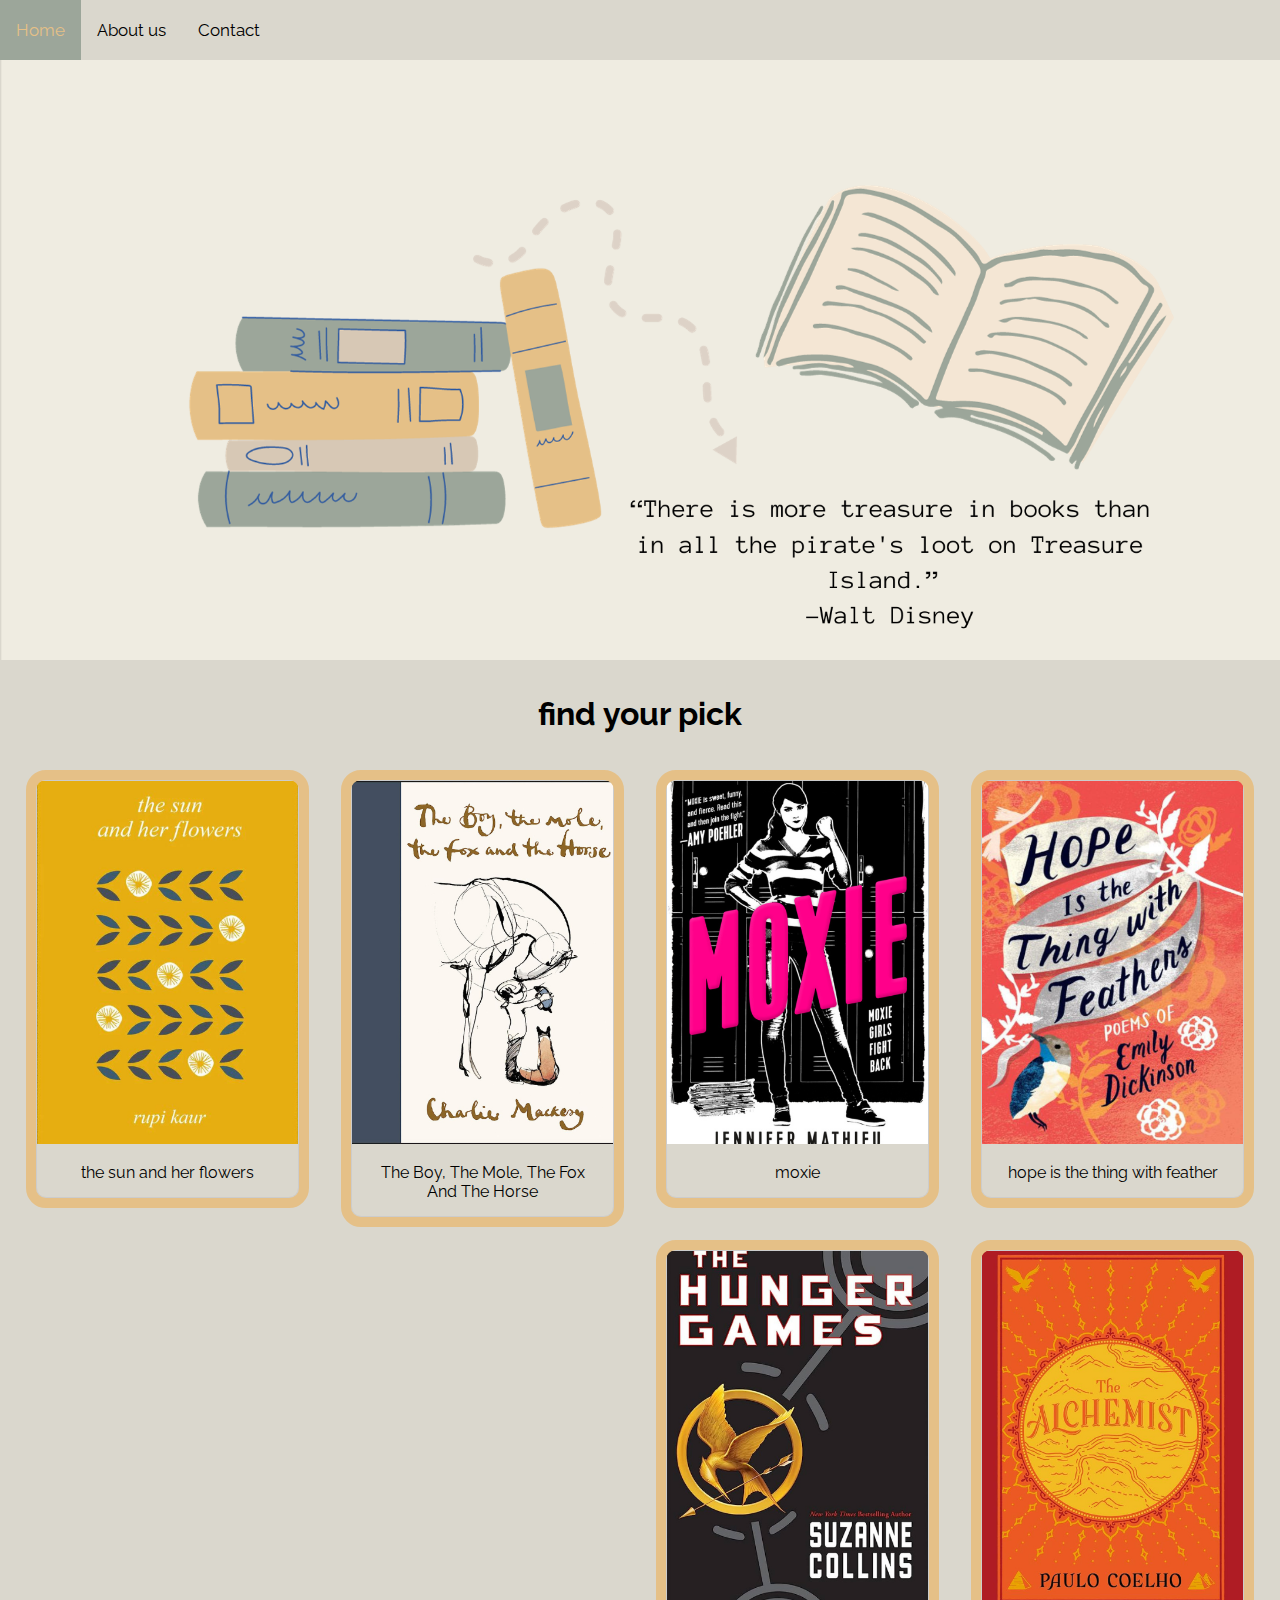
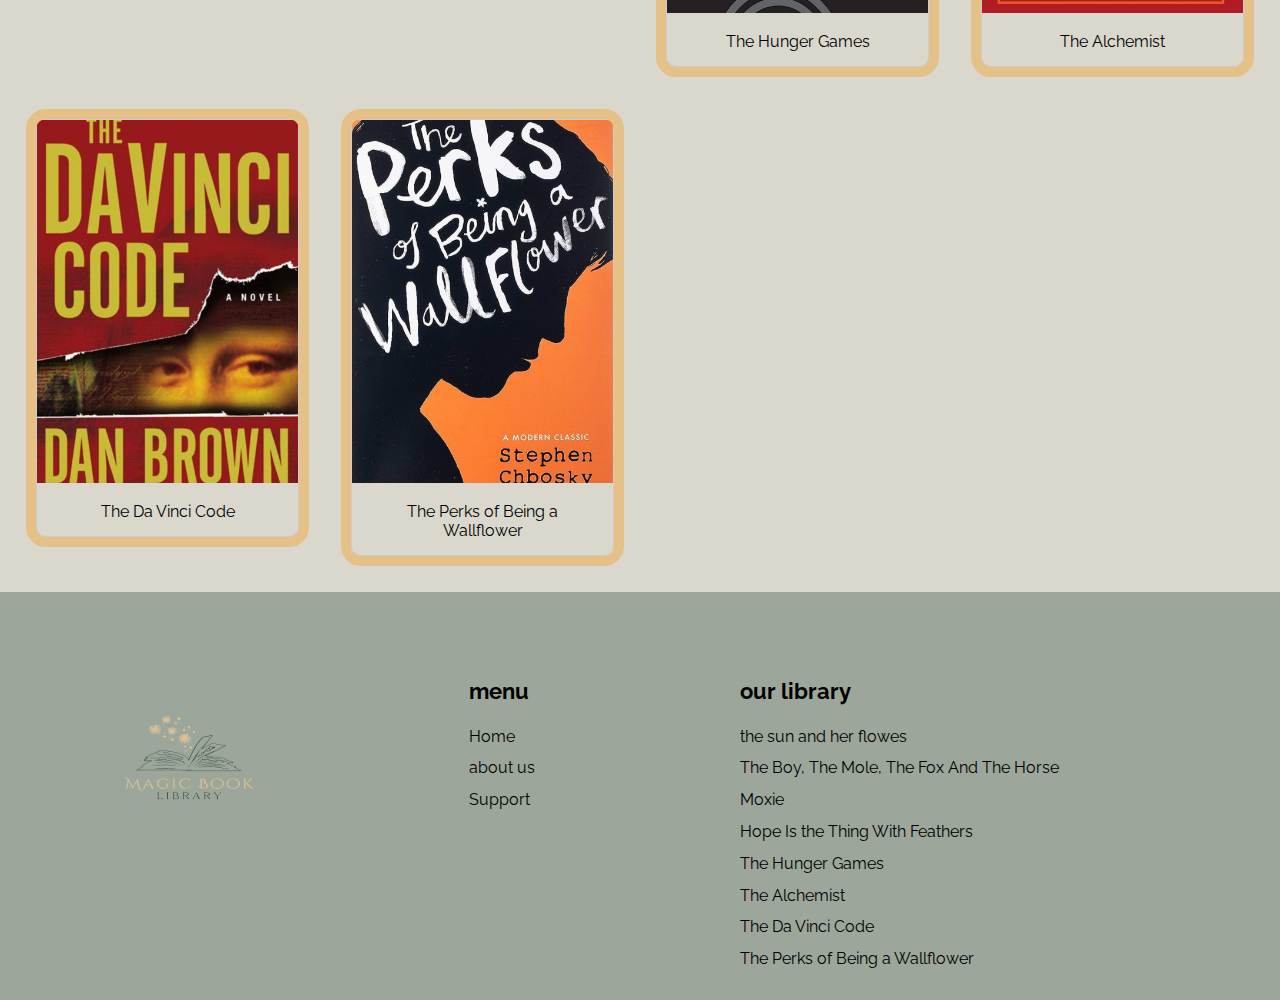
<file: index.html>
<!DOCTYPE html>
<html>

    <head>
      <title>our library</title>
      <meta name="viewport" content="width=device-width, initial-scale=1.0">
       <link rel="stylesheet" href="style.css">
       <link rel="stylesheet" href="https://cdnjs.cloudflare.com/ajax/libs/font-awesome/4.7.0/css/font-awesome.min.css">
       

       <style>

        /*responsive images */
.responsive {
  width: 100%;
  height: auto;
  background-size: contain;

}

        /*image gallary */

       div.gallery {

  border: 1px solid #ccc;
  outline: #E5C087 solid 10px;
  margin: 20px;
  margin-bottom: 20px; 
  border-radius: 10px 10px 10px;
  
}

div.gallery:hover {
  border: 1px solid #777;
}

div.gallery img {
  width: 50%;
  height: auto;
}

div.desc {
  padding: 15px;
  text-align: center;
}

* {
  box-sizing: border-box;
}

.responsive {
  padding: 6px;
  float: left;
  width: 25%;
}

@media only screen and (max-width: 700px) {
  .responsive {
    width: 50%;
    margin: 6px 0;
  }
}

@media only screen and (max-width: 500px) {
  .responsive {
    width: 100%;
  }
}

.clearfix:after {
  content: "";
  display: table;
  clear: both;
}


        </style>

    </head>

    <body>

  
      <!--navbar-->
      <div class="topnav" id="myTopnav">
        
        <a href="index.html" >Home</a>
        <a href="about us.html">About us</a>
        <a href="contact us.html">Contact</a>
        <a href="javascript:void(0);" class="icon" onclick="myFunction()">
          <i class="fa fa-bars"></i>
        </a>
      </div>


      <!--header image-->
      <img class=".responsive" src="Capture.PNG" alt="background" style="width:100%;">

      <!--home page content-->
<section>
  <article>
    <h1 style="text-align: center;">find your pick </h1>
<!--books covers -->
<div class="responsive">
  <div class="gallery">
    <a target="_self" href="the sun and her flowers .html">
      <img src="5.png" alt="ab" style="width:100%;">
    </a>
    <div class="desc">the sun and her flowers
      </div>
  </div>
</div>


<div class="responsive">
  <div class="gallery">
    <a target="_self" href="The Boy, The Mole, The Fox And The Horse.html">
      <img src="6.png" alt="ab" style="width:100%;">
    </a>
    <div class="desc">The Boy, The Mole, The Fox 
      And The Horse
      </div>
  </div>
</div>



<div class="responsive">
  <div class="gallery">
    <a target="_self" href="Moxie.html">
      <img src="7.png" alt="ab" style="width:100%;">
    </a>
    <div class="desc">moxie
      </div>
  </div>
</div>



<div class="responsive">
  <div class="gallery">
    <a target="_self" href="Hope Is the Thing With Feathers.html">
      <img src="8.png" alt="ab" style="width:100%;">
    </a>
    <div class="desc">hope is the thing with feather
      </div>
  </div>
</div>


<div class="responsive">
  <div class="gallery">
    <a target="_self" href="The Hunger Games.html">
      <img src="4.png" alt="ab" style="width:100%;">
    </a>
    <div class="desc">The Hunger Games
      </div>
  </div>
</div>


<div class="responsive">
  <div class="gallery">
    <a target="_self" href="The Alchemist.html">
      <img src="3.png" alt="ab" style="width:100%;">
    </a>
    <div class="desc">The Alchemist
      </div>
  </div>
</div>



<div class="responsive">
  <div class="gallery">
    <a target="_self" href="The Da Vinci Code.html">
      <img src="2.png" alt="ab" style="width:100%;">
    </a>
    <div class="desc">The Da Vinci Code
      </div>
  </div>
</div>


<div class="responsive">
  <div class="gallery">
    <a target="_self" href="The Perks of Being a Wallflower.html">
      <img src="1.png" alt="ab" style="width:100%;">
    </a>
    <div class="desc">The Perks of Being a Wallflower</div>
  </div>
</div>
</article>
</section>



<!--footer-->
<footer>
  <div class="row primary">
  </div>
  
  <div class="row copyright">
   <div class="row primary">
    <div class="column about">
      <img src="Library__1_-removebg-preview.png" height="200" width="250">
    </div>
  
    <div class="column link">
      <h3>menu</h3>
      <ul>
        <li><a href="index.html">Home</a></li>
        <li><a href="about us.html">about us</a></li>
        <li><a href="contact us.html">Support</a></li>
      </ul>
      </div>
      <div class="column link">
        <h3>our library</h3>
      <ul>
        <li><a style="text-decoration: none;" href="the sun and her flowers .html">the sun and her flowes</a></li>
        <li><a style="text-decoration: none;" href="The Boy, The Mole, The Fox And The Horse.html">The Boy, The Mole, The Fox And The Horse</a></li>
        <li><a style="text-decoration: none;" href="Moxie.html">Moxie</a></li>
        <li><a style="text-decoration: none;" href="Hope Is the Thing With Feathers.html">Hope Is the Thing With Feathers</a></li>
        <li><a style="text-decoration: none;" href="The Hunger Games.html">The Hunger Games</a></li>
        <li><a style="text-decoration: none;" href="The Alchemist.html">The Alchemist</a></li>
        <li><a style="text-decoration: none;" href="The Da Vinci Code.html">The Da Vinci Code</a></li>
        <li><a style="text-decoration: none;" href="The Perks of Being a Wallflower.html">The Perks of Being a Wallflower</a></li>
      </ul>
    </div>

</footer>

<script>
  function myFunction() {
    var x = document.getElementById("myTopnav");
    if (x.className === "topnav") {
      x.className += " responsive";
    } else {
      x.className = "topnav";
    }
  }
  </script>

    </body>
</html>
</file>
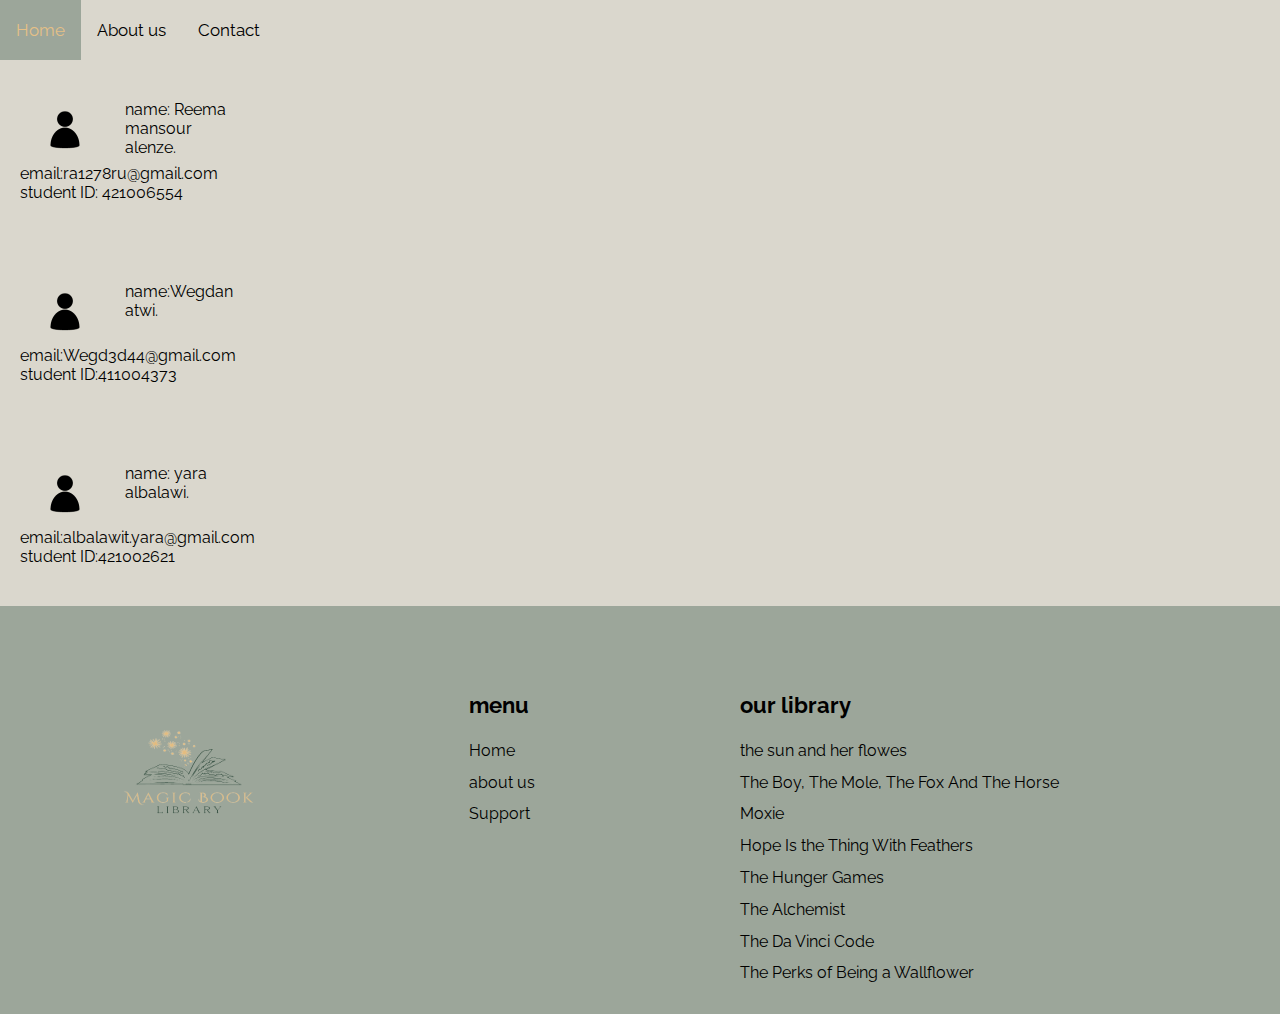
<file: about us.html>
<!DOCTYPE html>
<html>
    <head>
      <title>about us</title>
      <meta name="viewport" content="width=device-width, initial-scale=1.0">
       <link rel="stylesheet" href="style.css">
       <link rel="stylesheet" href="https://cdnjs.cloudflare.com/ajax/libs/font-awesome/4.7.0/css/font-awesome.min.css">
       

       
    
       <style>
        #list li {
    
          width: 20%;
          padding: 20px;
          margin: 20px 0;
          list-style-type: none;
          display: inline-block;
          align-items: center;
          justify-content: flex-start;
        }
    
        #list li i {
          float: left;
          margin-right: 15px;
        }
      </style>
    </head>
    <body >
      <!--navbar-->
      <div class="topnav" id="myTopnav">
        <a href="index.html" >Home</a>
        <a href="about us.html">About us</a>
        <a href="contact us.html">Contact</a>
        <a href="javascript:void(0);" class="icon" onclick="myFunction()">
          <i class="fa fa-bars"></i>
        </a>
      </div>

      <!--students info-->
      <ul id="list">

        <li>
        <i><img src="user.png" alt="user" ></i>
          <div> name: Reema mansour alenze. <br> email:ra1278ru@gmail.com <br>student ID: 421006554 </div>
        </li>


        <li>
          <i><img src="user.png" alt="user"  ></i>
          <div> name: yara albalawi. <br> email:albalawit.yara@gmail.com<br>student ID:421002621</div>
        </li>


        <li>
          <i><img src="user.png" alt="user"  ></i>
          <div> name:Wegdan atwi. <br> email:Wegd3d44@gmail.com<br>student ID:411004373</div>
        </li>


      </ul>

        <script>
      
          var ulElement = document.getElementById('list');
      
          var listItems = ulElement.children;
      
          for (var i = listItems.length; i >= 0; i--) {
            var randomIndex = Math.floor(Math.random() * i);
      
            var randomLi = listItems[randomIndex];
            ulElement.appendChild(randomLi);
          }
      
        </script>


      <!--footer-->
      <footer>
        <div class="row primary">
        </div>
        
        <div class="row copyright">
         <div class="row primary">
          <div class="column about">
            <img src="Library__1_-removebg-preview.png" height="200" width="250">
          </div>
        
          <div class="column link">
            <h3>menu</h3>
            <ul>
              <li><a href="index.html">Home</a></li>
              <li><a href="about us.html">about us</a></li>
              <li><a href="contact us.html">Support</a></li>
            </ul>
            </div>
            <div class="column link">
              <h3>our library</h3>
            <ul>
              <li><a style="text-decoration: none;" href="the sun and her flowers .html">the sun and her flowes</a></li>
              <li><a style="text-decoration: none;" href="The Boy, The Mole, The Fox And The Horse.html">The Boy, The Mole, The Fox And The Horse</a></li>
              <li><a style="text-decoration: none;" href="Moxie.html">Moxie</a></li>
              <li><a style="text-decoration: none;" href="Hope Is the Thing With Feathers.html">Hope Is the Thing With Feathers</a></li>
              <li><a style="text-decoration: none;" href="The Hunger Games.html">The Hunger Games</a></li>
              <li><a style="text-decoration: none;" href="The Alchemist.html">The Alchemist</a></li>
              <li><a style="text-decoration: none;" href="The Da Vinci Code.html">The Da Vinci Code</a></li>
              <li><a style="text-decoration: none;" href="The Perks of Being a Wallflower.html">The Perks of Being a Wallflower</a></li>
            </ul>
          </div>

      </footer>
      <script>
        function myFunction() {
          var x = document.getElementById("myTopnav");
          if (x.className === "topnav") {
            x.className += " responsive";
          } else {
            x.className = "topnav";
          }
        }
        </script>
    </body>
</html>
</file>
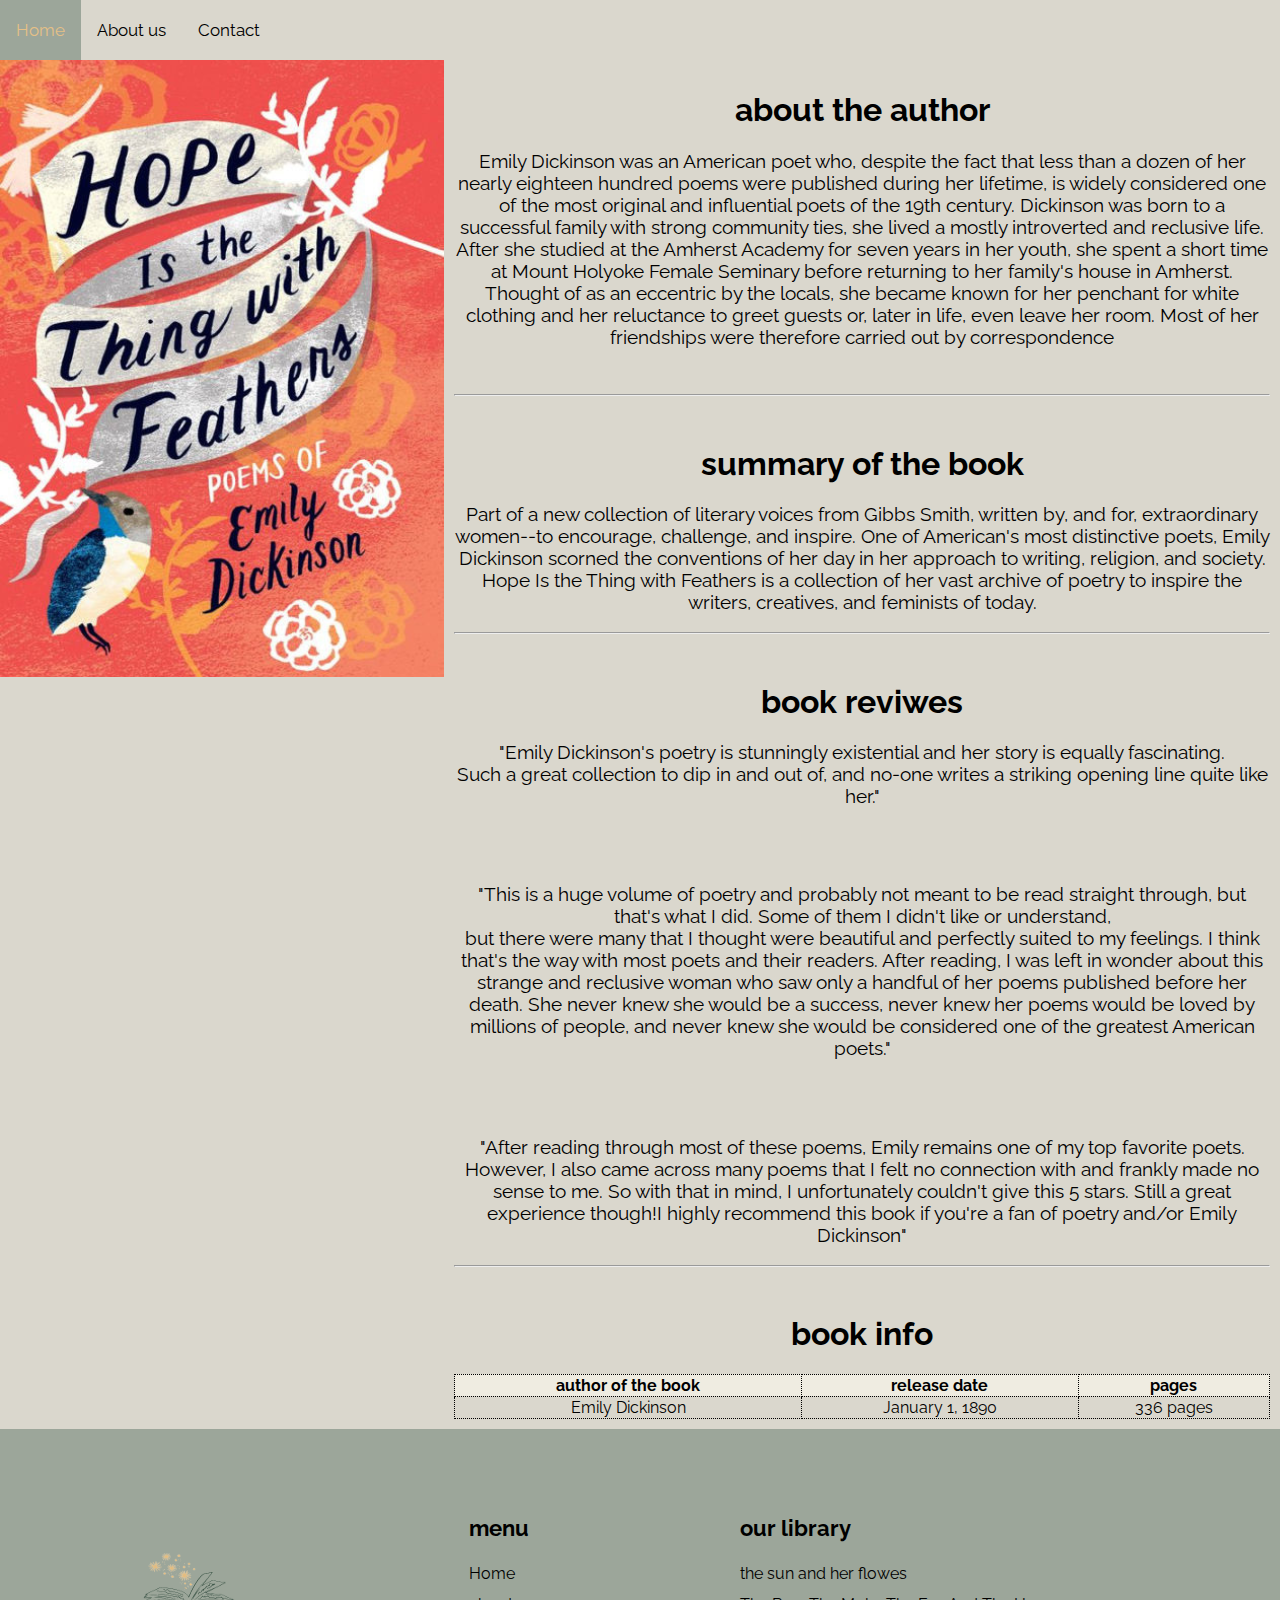
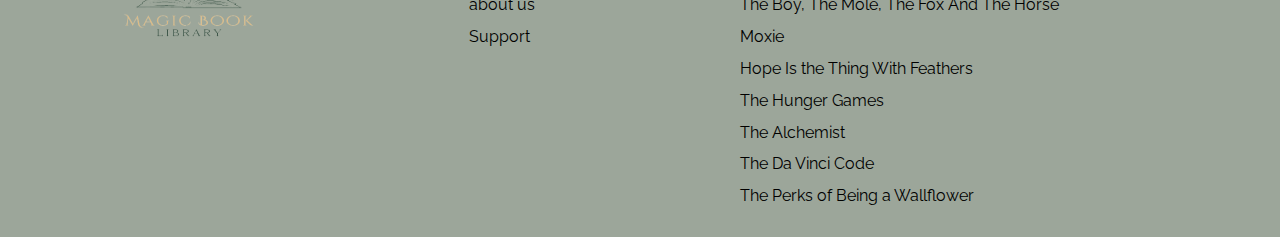
<file: Hope Is the Thing With Feathers.html>
<!DOCTYPE html>
<html lang="en">
<head>
  <meta name="viewport" content="width=device-width, initial-scale=1.0">
  <link rel="stylesheet" href="style.css">
  <link rel="stylesheet" href="https://cdnjs.cloudflare.com/ajax/libs/font-awesome/4.7.0/css/font-awesome.min.css">
  
    <title>Hope Is the Thing With Feathers</title>
</head>
<body>
    <!--navbar-->
    <div class="topnav" id="myTopnav">
      
      <a href="index.html" >Home</a>
      <a href="about us.html">About us</a>
      <a href="contact us.html">Contact</a>
      <a href="javascript:void(0);" class="icon" onclick="myFunction()">
        <i class="fa fa-bars"></i>
      </a>
    </div>

      <section>
        <aside>
          <img src="8.png" style="width:100%;">
      </aside>
        <article>
      <!--about the autor-->
      <h1>about the author</h1>
      <p style="font-size: larger;">Emily Dickinson was an American poet who, despite the fact that less than a dozen of her nearly eighteen hundred poems were published during her lifetime, is widely considered one of the most original and influential poets of the 19th century.
        Dickinson was born to a successful family with strong community ties, she lived a mostly introverted and reclusive life. After she studied at the Amherst Academy for seven years in her youth, she spent a short time at Mount Holyoke Female Seminary before returning to her family's house in Amherst. Thought of as an eccentric by the locals, she became known for her penchant for white clothing and her reluctance to greet guests or, later in life, even leave her room. Most of her friendships were therefore carried out by correspondence</p>
        <br>
        <hr>
        <br>
        <!--book summary-->
      <h1>summary of the book </h1>
      <p style="font-size: larger; " >Part of a new collection of literary voices from Gibbs Smith, written by, and for, extraordinary women--to encourage, challenge, and inspire.
      
        One of American's most distinctive poets, Emily Dickinson scorned the conventions of her day in her approach to writing, religion, and society. Hope Is the Thing with Feathers is a collection of her vast archive of poetry to inspire the writers, creatives, and feminists of today.</p>
        <hr>
        <br>
      
      <!--book reviwes-->
      <h1>book reviwes </h1>
      <p style="font-size: larger;"> "Emily Dickinson's poetry is stunningly existential and her story is equally fascinating.<br> Such a great collection to dip in and out of, and no-one writes a striking opening line quite like her."</p>
      <br>
      <Br>
      <p style="font-size: larger;"> "This is a huge volume of poetry and probably not meant to be read straight through, but that's what I did. Some of them I didn't like or understand,<br> but there were many that I thought were beautiful and perfectly suited to my feelings. I think that's the way with most poets and their readers. After reading, I was left in wonder about this strange and reclusive woman who saw only a handful of her poems published before her death. She never knew she would be a success, never knew her poems would be loved by millions of people, and never knew she would be considered one of the greatest American poets."</p>
      <br>
      <Br>
      <p style="font-size: larger;"> "After reading through most of these poems, Emily remains one of my top favorite poets. However, I also came across many poems that I felt no connection with and frankly made no sense to me. So with that in mind, I unfortunately couldn't give this 5 stars. Still a great experience though!I highly recommend this book if you're a fan of poetry and/or Emily Dickinson"</p>
      <hr>
      <br>   
      <!--table -->
              <h1 >book info</h1>

              <table style="width: 100%">
                <tr>
                  <th>author of the book</th>
                  <th>release date </th> 
                  <th>pages</th>
                </tr>
                <tr>
                  <td>Emily Dickinson</td>
                  <td>January 1, 1890</td>
                  <td>336 pages</td>
                  </tr>
              </table>
        </article>
      </section>


      <!--footer-->
      <footer>
        <div class="row primary">
        </div>
        
        <div class="row copyright">
         <div class="row primary">
          <div class="column about">
            <img src="Library__1_-removebg-preview.png" height="200" width="250">
          </div>
        
          <div class="column link">
            <h3>menu</h3>
            <ul>
              <li><a href="index.html">Home</a></li>
              <li><a href="about us.html">about us</a></li>
              <li><a href="contact us.html">Support</a></li>
            </ul>
            </div>
            <div class="column link">
              <h3>our library</h3>
            <ul>
              <li><a style="text-decoration: none;" href="the sun and her flowers .html">the sun and her flowes</a></li>
              <li><a style="text-decoration: none;" href="The Boy, The Mole, The Fox And The Horse.html">The Boy, The Mole, The Fox And The Horse</a></li>
              <li><a style="text-decoration: none;" href="Moxie.html">Moxie</a></li>
              <li><a style="text-decoration: none;" href="Hope Is the Thing With Feathers.html">Hope Is the Thing With Feathers</a></li>
              <li><a style="text-decoration: none;" href="The Hunger Games.html">The Hunger Games</a></li>
              <li><a style="text-decoration: none;" href="The Alchemist.html">The Alchemist</a></li>
              <li><a style="text-decoration: none;" href="The Da Vinci Code.html">The Da Vinci Code</a></li>
              <li><a style="text-decoration: none;" href="The Perks of Being a Wallflower.html">The Perks of Being a Wallflower</a></li>
            </ul>
          </div>

      </footer>
      <script>
        function myFunction() {
          var x = document.getElementById("myTopnav");
          if (x.className === "topnav") {
            x.className += " responsive";
          } else {
            x.className = "topnav";
          }
        }
        </script>
</body>
</html>
</file>
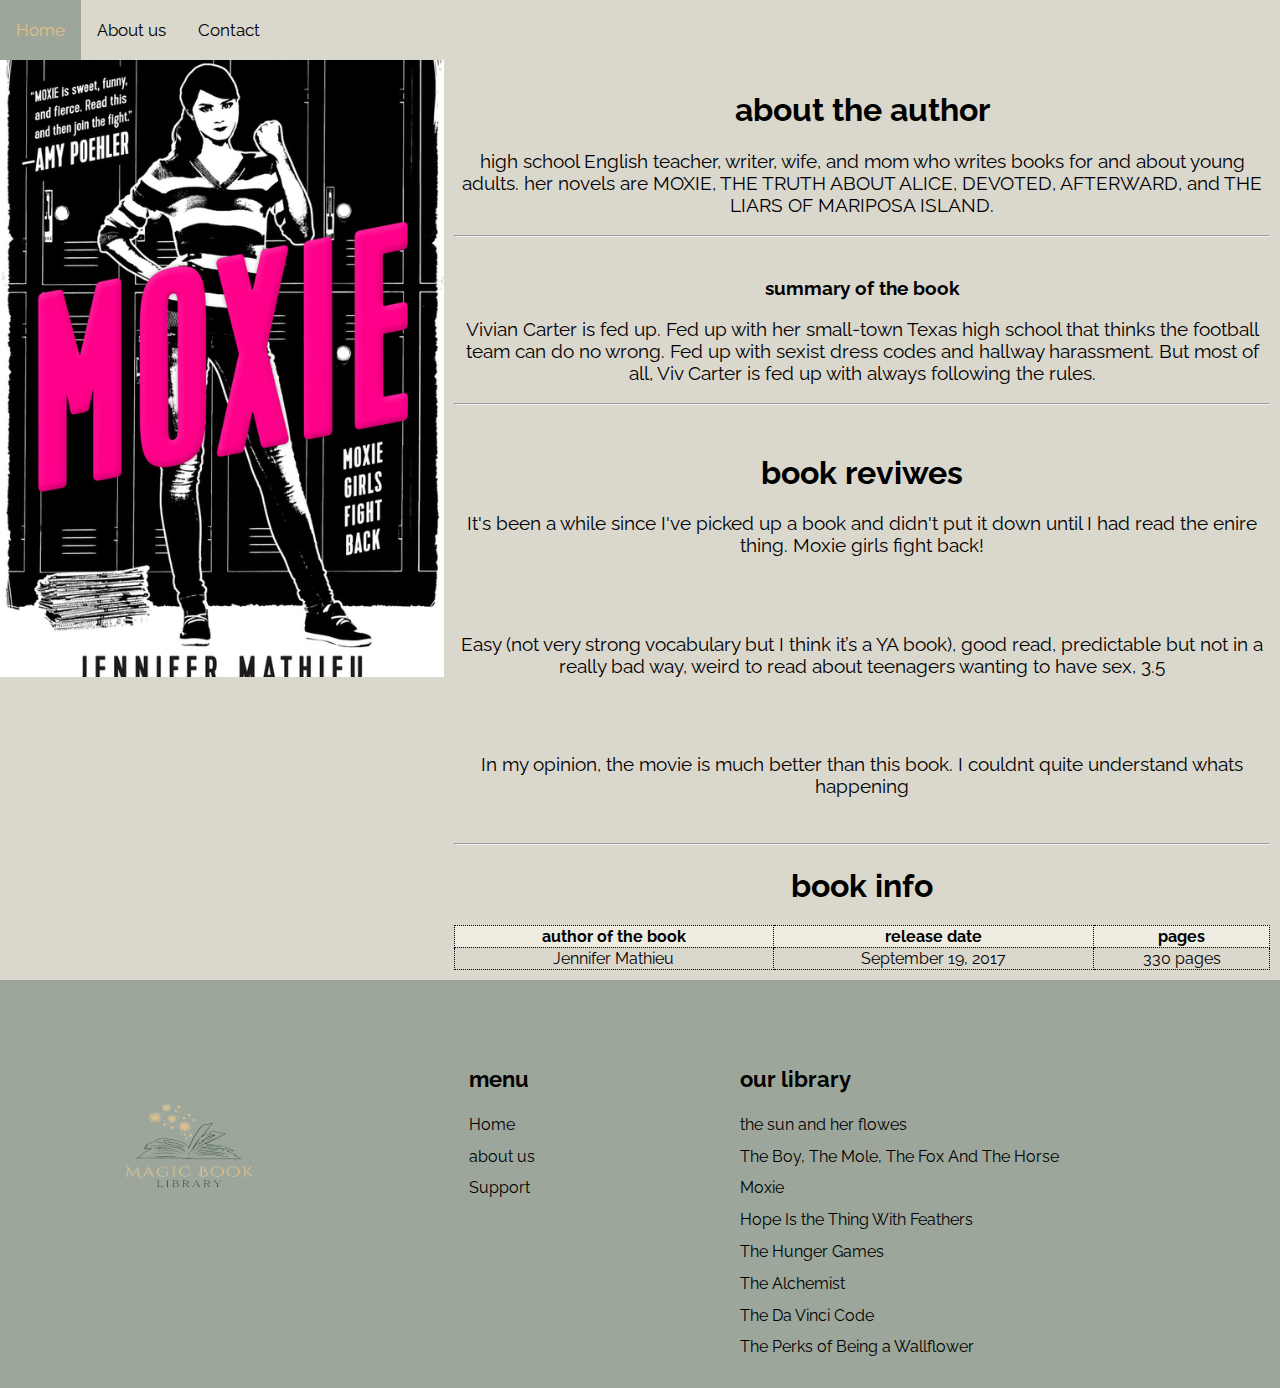
<file: Moxie.html>
<!DOCTYPE html>
<html lang="en">
<head>
  <meta name="viewport" content="width=device-width, initial-scale=1.0">
  <link rel="stylesheet" href="style.css">
  <link rel="stylesheet" href="https://cdnjs.cloudflare.com/ajax/libs/font-awesome/4.7.0/css/font-awesome.min.css">
  
    <title>moxie</title>
    
</head>
<body>
    <!--navbar-->
    <div class="topnav" id="myTopnav">
      
      <a href="index.html" >Home</a>
      <a href="about us.html">About us</a>
      <a href="contact us.html">Contact</a>
      <a href="javascript:void(0);" class="icon" onclick="myFunction()">
        <i class="fa fa-bars"></i>
      </a>
    </div>
      <section>
        <!--book cover-->
        <aside>
            <img src="7.png" style="width:100%;">
        </aside>
        <article>
          <!--about the autor-->
              <h1>about the author</h1>
              <p style="font-size: larger;">high school English teacher, writer, wife, and mom who writes books for and about young adults. her novels are MOXIE, THE TRUTH ABOUT ALICE, DEVOTED, AFTERWARD, and THE LIARS OF MARIPOSA ISLAND.
               <br>
               <hr>
               <br>
         <!--book summary-->
          <h1 style="font-size: larger;">summary of the book </h1>
          <p style="font-size: larger;" >Vivian Carter is fed up. Fed up with her small-town Texas high school that thinks the football team can do no wrong. Fed up with sexist dress codes and hallway harassment. But most of all, Viv Carter is fed up with always following the rules.
               <hr>
               <br>
               <!--book reviwes-->
      <h1>book reviwes </h1>
      <p style="font-size: larger;">It's been a while since I've picked up a book and didn't put it down until I had read the enire thing. Moxie girls fight back!</p>
      <br>
      <Br>
      <p style="font-size: larger;"> Easy (not very strong vocabulary but I think it’s a YA book), good read, predictable but not in a really bad way, weird to read about teenagers wanting to have sex, 3.5</p>
      <br>
      <Br>
      <p style="font-size: larger;"> In my opinion, the movie is much better than this book. I couldnt quite understand whats happening</p>
      <br>
      <hr>
      <!--table-->
      <h1>book info </h1>
      <table style="width:100%">
        <tr>
          <th>author of the book</th>
          <th>release date </th> 
          <th>pages</th>
        </tr>
        <tr>
          <td>Jennifer Mathieu</td>
          <td>September 19, 2017</td>
          <td>330 pages</td>
          </tr>
      </table>


        </article>
        
      </section>


      <!--footer-->
      <footer>
        <div class="row primary">
        </div>
        
        <div class="row copyright">
         <div class="row primary">
          <div class="column about">
            <img src="Library__1_-removebg-preview.png" height="200" width="250">
          </div>
        
          <div class="column link">
            <h3>menu</h3>
            <ul>
              <li><a href="index.html">Home</a></li>
              <li><a href="about us.html">about us</a></li>
              <li><a href="contact us.html">Support</a></li>
            </ul>
            </div>
            <div class="column link">
              <h3>our library</h3>
            <ul>
              <li><a style="text-decoration: none;" href="the sun and her flowers .html">the sun and her flowes</a></li>
              <li><a style="text-decoration: none;" href="The Boy, The Mole, The Fox And The Horse.html">The Boy, The Mole, The Fox And The Horse</a></li>
              <li><a style="text-decoration: none;" href="Moxie.html">Moxie</a></li>
              <li><a style="text-decoration: none;" href="Hope Is the Thing With Feathers.html">Hope Is the Thing With Feathers</a></li>
              <li><a style="text-decoration: none;" href="The Hunger Games.html">The Hunger Games</a></li>
              <li><a style="text-decoration: none;" href="The Alchemist.html">The Alchemist</a></li>
              <li><a style="text-decoration: none;" href="The Da Vinci Code.html">The Da Vinci Code</a></li>
              <li><a style="text-decoration: none;" href="The Perks of Being a Wallflower.html">The Perks of Being a Wallflower</a></li>
            </ul>
          </div>

      </footer>
      <script>
        function myFunction() {
          var x = document.getElementById("myTopnav");
          if (x.className === "topnav") {
            x.className += " responsive";
          } else {
            x.className = "topnav";
          }
        }
        </script>
</body>
</html>
</file>
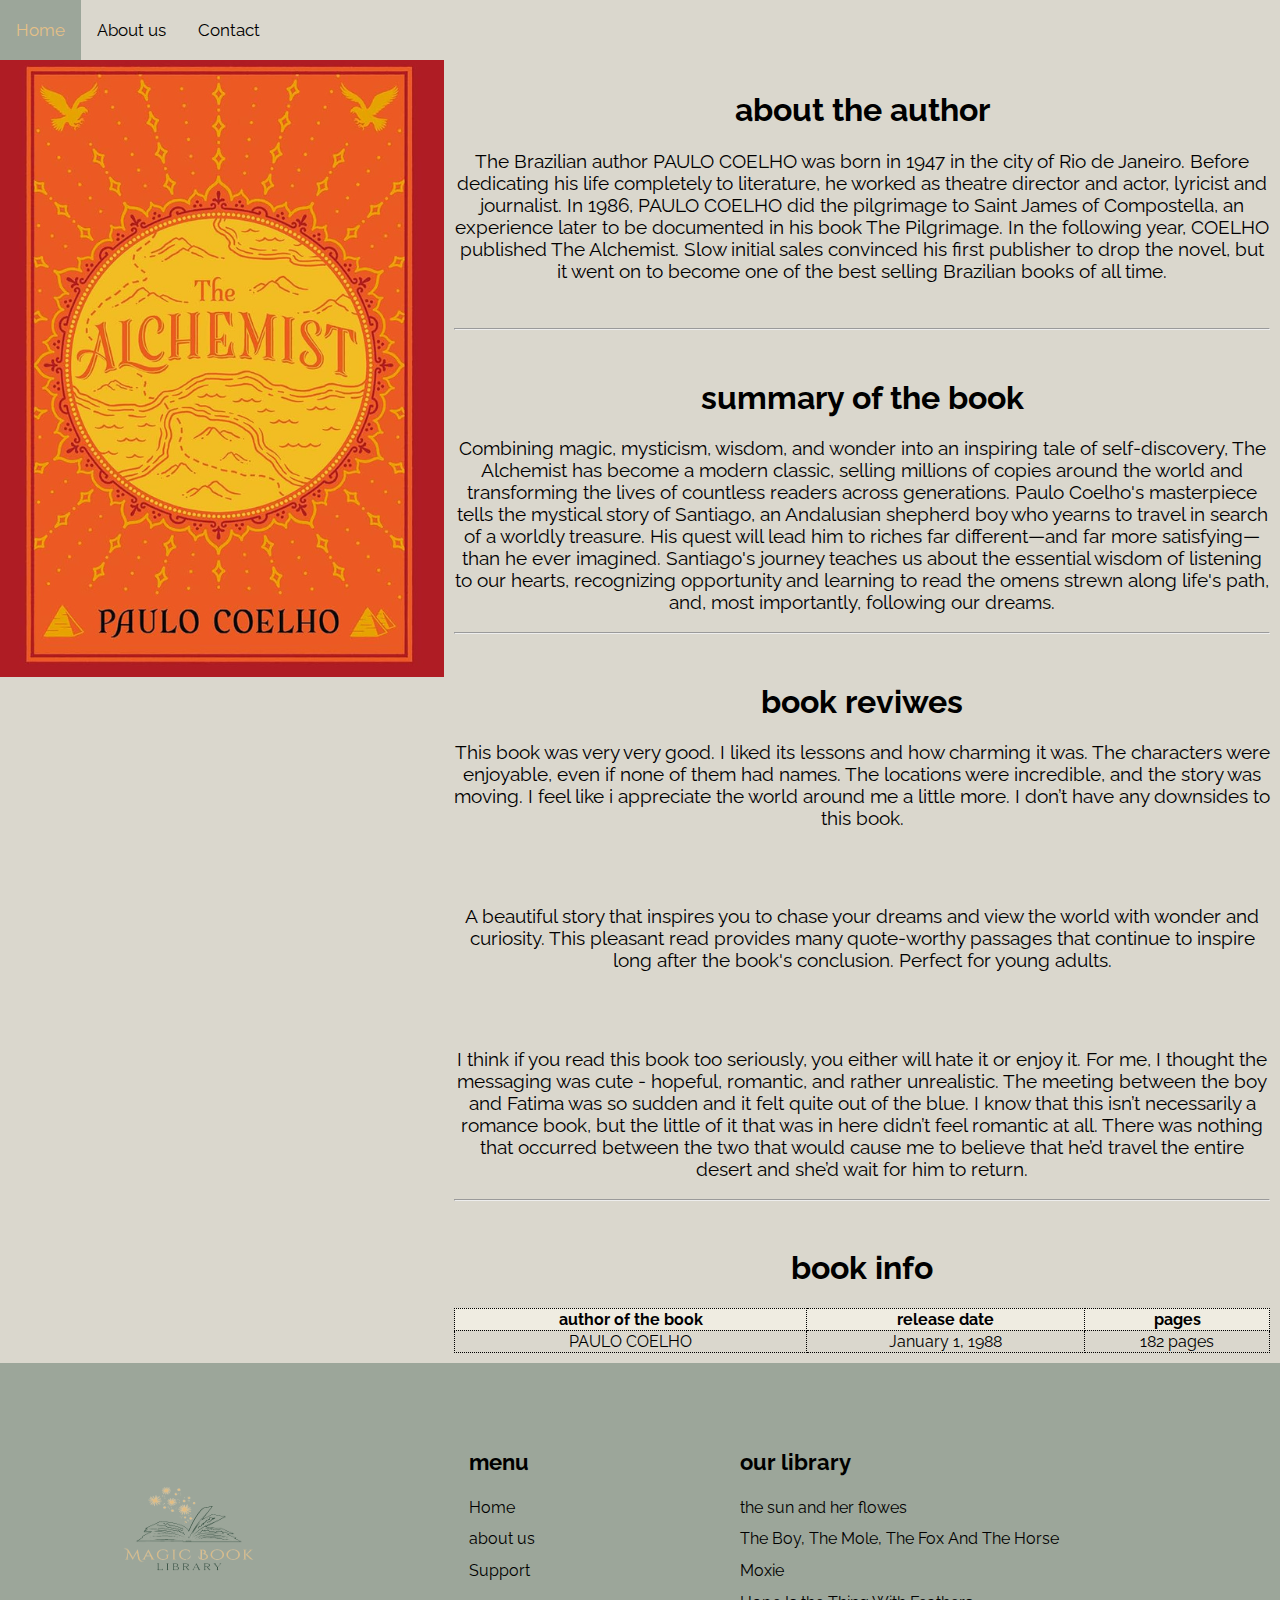
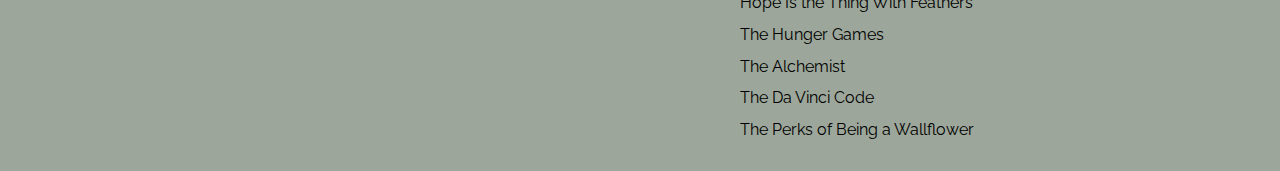
<file: The Alchemist.html>
<!DOCTYPE html>
<html lang="en">
<head>
  <meta name="viewport" content="width=device-width, initial-scale=1.0">
  <link rel="stylesheet" href="style.css">
  <link rel="stylesheet" href="https://cdnjs.cloudflare.com/ajax/libs/font-awesome/4.7.0/css/font-awesome.min.css">
  
    <title>the Alchemist</title>
    
</head>
<body>
    <!--navbar-->
    <div class="topnav" id="myTopnav">
      
      <a href="index.html" >Home</a>
      <a href="about us.html">About us</a>
      <a href="contact us.html">Contact</a>
      <a href="javascript:void(0);" class="icon" onclick="myFunction()">
        <i class="fa fa-bars"></i>
      </a>
    </div>
      <section>
        <aside>
          <img src="3.png" style="width:100%;">
      </aside>
        <article>
      <!--about the autor-->
      <h1>about the author</h1>
      <p style="font-size: larger; ">The Brazilian author PAULO COELHO was born in 1947 in the city of Rio de Janeiro. Before dedicating his life completely to literature, he worked as theatre director and actor, lyricist and journalist. In 1986, PAULO COELHO did the pilgrimage to Saint James of Compostella, an experience later to be documented in his book The Pilgrimage. In the following year, COELHO published The Alchemist. Slow initial sales convinced his first publisher to drop the novel, but it went on to become one of the best selling Brazilian books of all time.</p>
      <br>
      <hr>
      <br>
      <!--book summary-->
      <h1>summary of the book </h1>
      <p style="font-size: larger; " >Combining magic, mysticism, wisdom, and wonder into an inspiring tale of self-discovery, The Alchemist has become a modern classic, selling millions of copies around the world and transforming the lives of countless readers across generations.
      
        Paulo Coelho's masterpiece tells the mystical story of Santiago, an Andalusian shepherd boy who yearns to travel in search of a worldly treasure. His quest will lead him to riches far different—and far more satisfying—than he ever imagined. Santiago's journey teaches us about the essential wisdom of listening to our hearts, recognizing opportunity and learning to read the omens strewn along life's path, and, most importantly, following our dreams.</p>
        <hr>
        <br>
    
       <!--book reviwes-->

       <!--book reviwes-->
      <h1>book reviwes </h1>
      <p style="font-size: larger;"> This book was very very good. I liked its lessons and how charming it was. The characters were enjoyable, even if none of them had names. The locations were incredible, and the story was moving. I feel like i appreciate the world around me a little more. I don’t have any downsides to this book.</p>
      <br>
      <Br>
      <p style="font-size: larger;"> A beautiful story that inspires you to chase your dreams and view the world with wonder and curiosity. This pleasant read provides many quote-worthy passages that continue to inspire long after the book's conclusion. Perfect for young adults.</p>
      <br>
      <Br>
      <p style="font-size: larger;"> I think if you read this book too seriously, you either will hate it or enjoy it. For me, I thought the messaging was cute - hopeful, romantic, and rather unrealistic. The meeting between the boy and Fatima was so sudden and it felt quite out of the blue. I know that this isn’t necessarily a romance book, but the little of it that was in here didn’t feel romantic at all. There was nothing that occurred between the two that would cause me to believe that he’d travel the entire desert and she’d wait for him to return.</p>
      <hr>
      <br>   
           <!--table -->
      <h1 >book info</h1>

      <table style="width:100%">
        <tr>
          <th>author of the book</th>
          <th>release date </th> 
          <th>pages</th>
        </tr>
        <tr>
          <td>PAULO COELHO</td>
          <td>January 1, 1988</td>
          <td>182 pages</td>
          </tr>
      </table>
        </article>
      </section>


      <!--footer-->
      <footer>
        <div class="row primary">
        </div>
        
        <div class="row copyright">
         <div class="row primary">
          <div class="column about">
            <img src="Library__1_-removebg-preview.png" height="200" width="250">
          </div>
        
          <div class="column link">
            <h3>menu</h3>
            <ul>
              <li><a href="index.html">Home</a></li>
              <li><a href="about us.html">about us</a></li>
              <li><a href="contact us.html">Support</a></li>
            </ul>
            </div>
            <div class="column link">
              <h3>our library</h3>
            <ul>
              <li><a style="text-decoration: none;" href="the sun and her flowers .html">the sun and her flowes</a></li>
              <li><a style="text-decoration: none;" href="The Boy, The Mole, The Fox And The Horse.html">The Boy, The Mole, The Fox And The Horse</a></li>
              <li><a style="text-decoration: none;" href="Moxie.html">Moxie</a></li>
              <li><a style="text-decoration: none;" href="Hope Is the Thing With Feathers.html">Hope Is the Thing With Feathers</a></li>
              <li><a style="text-decoration: none;" href="The Hunger Games.html">The Hunger Games</a></li>
              <li><a style="text-decoration: none;" href="The Alchemist.html">The Alchemist</a></li>
              <li><a style="text-decoration: none;" href="The Da Vinci Code.html">The Da Vinci Code</a></li>
              <li><a style="text-decoration: none;" href="The Perks of Being a Wallflower.html">The Perks of Being a Wallflower</a></li>
            </ul>
          </div>

      </footer>
      <script>
        function myFunction() {
          var x = document.getElementById("myTopnav");
          if (x.className === "topnav") {
            x.className += " responsive";
          } else {
            x.className = "topnav";
          }
        }
        </script>
</body>
</html>
</file>
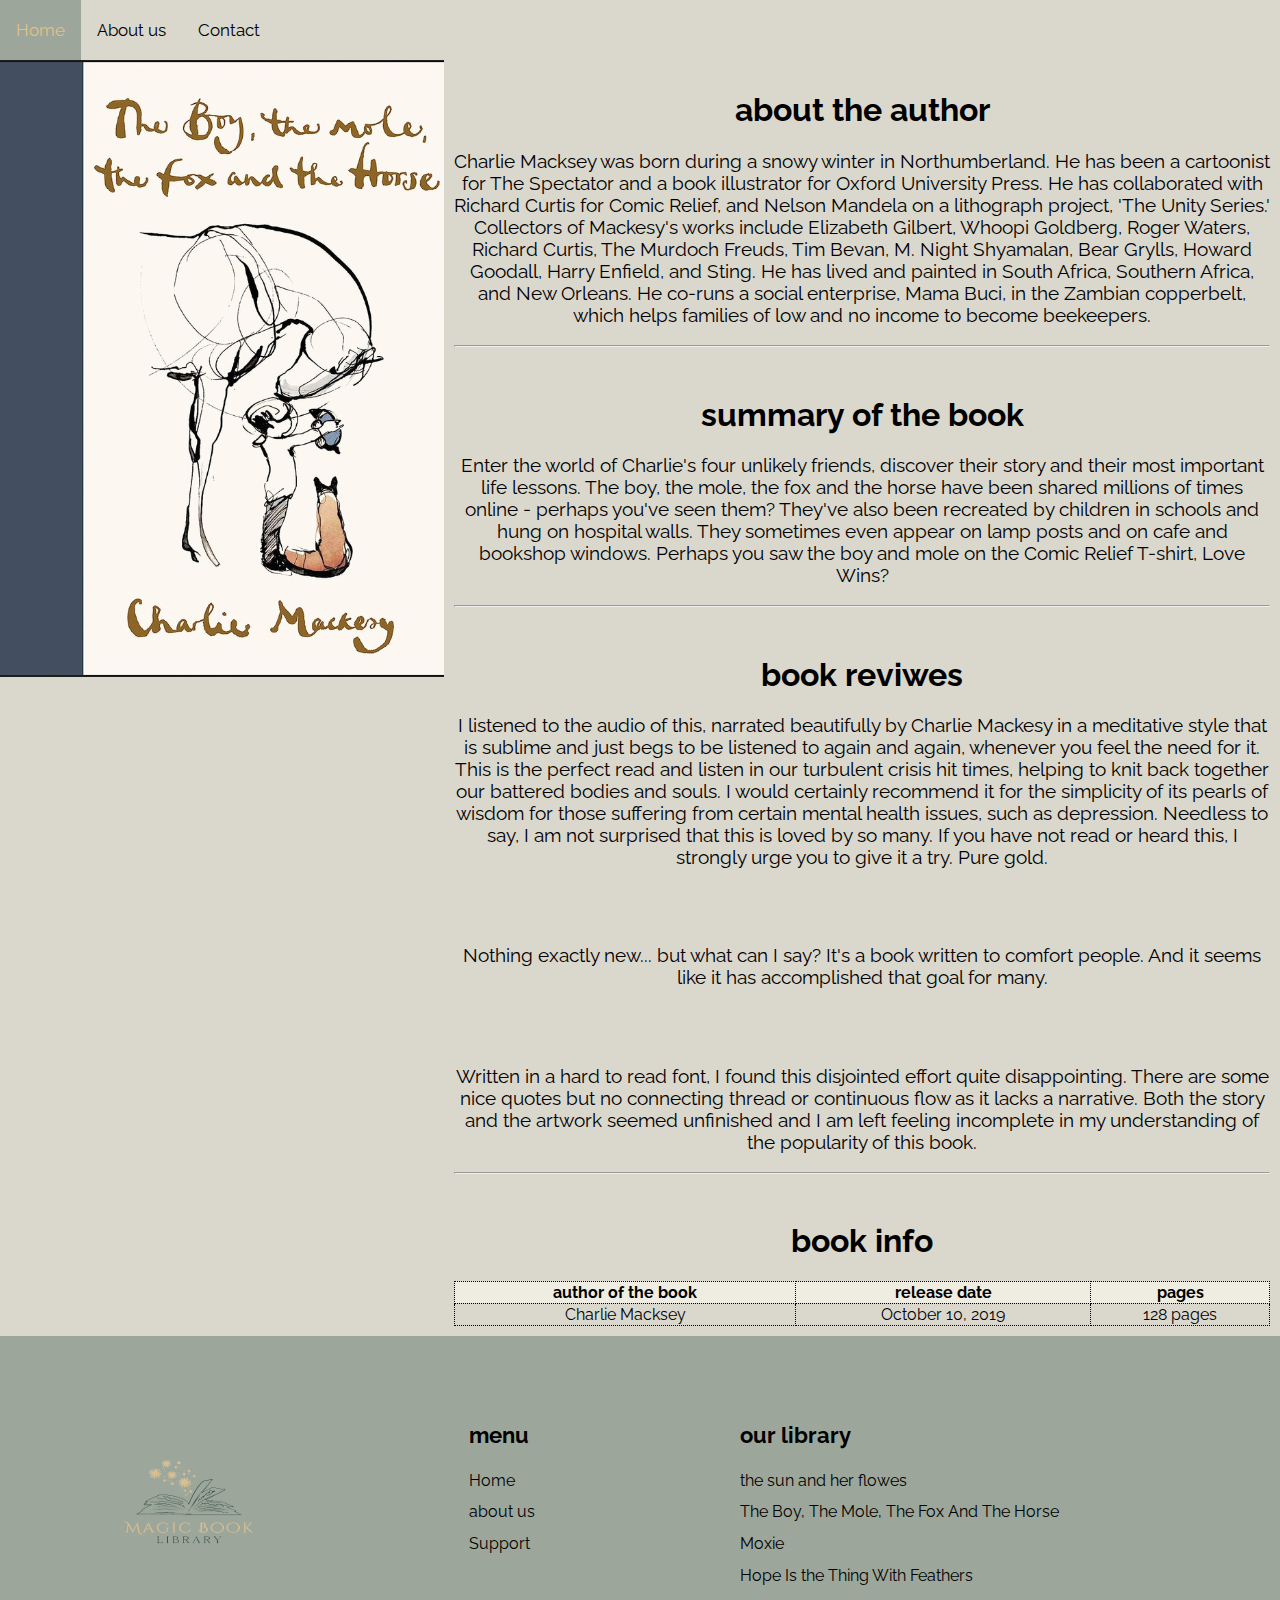
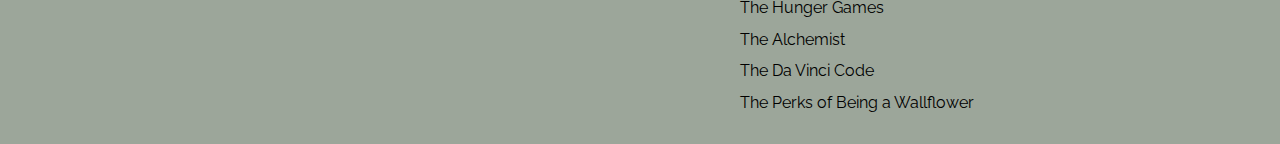
<file: The Boy, The Mole, The Fox And The Horse.html>
<!DOCTYPE html>
<html lang="en">
<head>
  <meta name="viewport" content="width=device-width, initial-scale=1.0">
  <link rel="stylesheet" href="style.css">
  <link rel="stylesheet" href="https://cdnjs.cloudflare.com/ajax/libs/font-awesome/4.7.0/css/font-awesome.min.css">
  
    <title>The Boy, The Mole, The Fox And The Horse</title>
    
</head>
<body>
<!--navbar-->
<div class="topnav" id="myTopnav">
  <a href="index.html" >Home</a>
  <a href="about us.html">About us</a>
  <a href="contact us.html">Contact</a>
  <a href="javascript:void(0);" class="icon" onclick="myFunction()">
    <i class="fa fa-bars"></i>
  </a>
</div>
      <section>
        <aside>
          <img src="6.png" style="width:100%;">
      </aside>
        <article>
      <!--about the autor-->
      <h1>about the author</h1>
      <p style="font-size: larger; ">Charlie Macksey was born during a snowy winter in Northumberland. He has been a cartoonist for The Spectator and a book illustrator for Oxford University Press. He has collaborated with Richard Curtis for Comic Relief, and Nelson Mandela on a lithograph project, 'The Unity Series.' Collectors of Mackesy's works include Elizabeth Gilbert, Whoopi Goldberg, Roger Waters, Richard Curtis, The Murdoch Freuds, Tim Bevan, M. Night Shyamalan, Bear Grylls, Howard Goodall, Harry Enfield, and Sting. He has lived and painted in South Africa, Southern Africa, and New Orleans. He co-runs a social enterprise, Mama Buci, in the Zambian copperbelt, which helps families of low and no income to become beekeepers.
        <br>
        <hr>
        <br>  <!--book summary-->
      <h1>summary of the book </h1>
      <p style="font-size: larger; " >Enter the world of Charlie's four unlikely friends, discover their story and their most important life lessons. The boy, the mole, the fox and the horse have been shared millions of times online - perhaps you've seen them? They've also been recreated by children in schools and hung on hospital walls. They sometimes even appear on lamp posts and on cafe and bookshop windows. Perhaps you saw the boy and mole on the Comic Relief T-shirt, Love Wins?
        <hr>
        <br>
      <!--book reviwes-->


      <!--book reviwes-->
      <h1>book reviwes </h1>
      <p style="font-size: larger;"> I listened to the audio of this, narrated beautifully by Charlie Mackesy in a meditative style that is sublime and just begs to be listened to again and again, whenever you feel the need for it. This is the perfect read and listen in our turbulent crisis hit times, helping to knit back together our battered bodies and souls. I would certainly recommend it for the simplicity of its pearls of wisdom for those suffering from certain mental health issues, such as depression. Needless to say, I am not surprised that this is loved by so many. If you have not read or heard this, I strongly urge you to give it a try. Pure gold.</p>
      <br>
      <Br>
      <p style="font-size: larger;"> Nothing exactly new... but what can I say? It's a book written to comfort people. And it seems like it has accomplished that goal for many.</p>
      <br>
      <Br>
      <p style="font-size: larger;">Written in a hard to read font, I found this disjointed effort quite disappointing. There are some nice quotes but no connecting thread or continuous flow as it lacks a narrative. Both the story and the artwork seemed unfinished and I am left feeling incomplete in my understanding of the popularity of this book.</p>
      <hr>
      <br>   
      <!--table -->
      <h1 >book info</h1>

      <table style="width:100%">
        <tr>
          <th>author of the book</th>
          <th>release date </th> 
          <th>pages</th>
        </tr>
        <tr>
          <td>Charlie Macksey</td>
          <td>October 10, 2019</td>
          <td>128 pages</td>
          </tr>
      </table>
    </article>
      </section>


      <!--footer-->
      <footer>
        <div class="row primary">
        </div>
        
        <div class="row copyright">
         <div class="row primary">
          <div class="column about">
            <img src="Library__1_-removebg-preview.png" height="200" width="250">
          </div>
        
          <div class="column link">
            <h3>menu</h3>
            <ul>
              <li><a href="index.html">Home</a></li>
              <li><a href="about us.html">about us</a></li>
              <li><a href="contact us.html">Support</a></li>
            </ul>
            </div>
            <div class="column link">
              <h3>our library</h3>
            <ul>
              <li><a style="text-decoration: none;" href="the sun and her flowers .html">the sun and her flowes</a></li>
              <li><a style="text-decoration: none;" href="The Boy, The Mole, The Fox And The Horse.html">The Boy, The Mole, The Fox And The Horse</a></li>
              <li><a style="text-decoration: none;" href="Moxie.html">Moxie</a></li>
              <li><a style="text-decoration: none;" href="Hope Is the Thing With Feathers.html">Hope Is the Thing With Feathers</a></li>
              <li><a style="text-decoration: none;" href="The Hunger Games.html">The Hunger Games</a></li>
              <li><a style="text-decoration: none;" href="The Alchemist.html">The Alchemist</a></li>
              <li><a style="text-decoration: none;" href="The Da Vinci Code.html">The Da Vinci Code</a></li>
              <li><a style="text-decoration: none;" href="The Perks of Being a Wallflower.html">The Perks of Being a Wallflower</a></li>
            </ul>
          </div>

      </footer>
      <script>
        function myFunction() {
          var x = document.getElementById("myTopnav");
          if (x.className === "topnav") {
            x.className += " responsive";
          } else {
            x.className = "topnav";
          }
        }
        </script> 
</body>
</html>
</file>
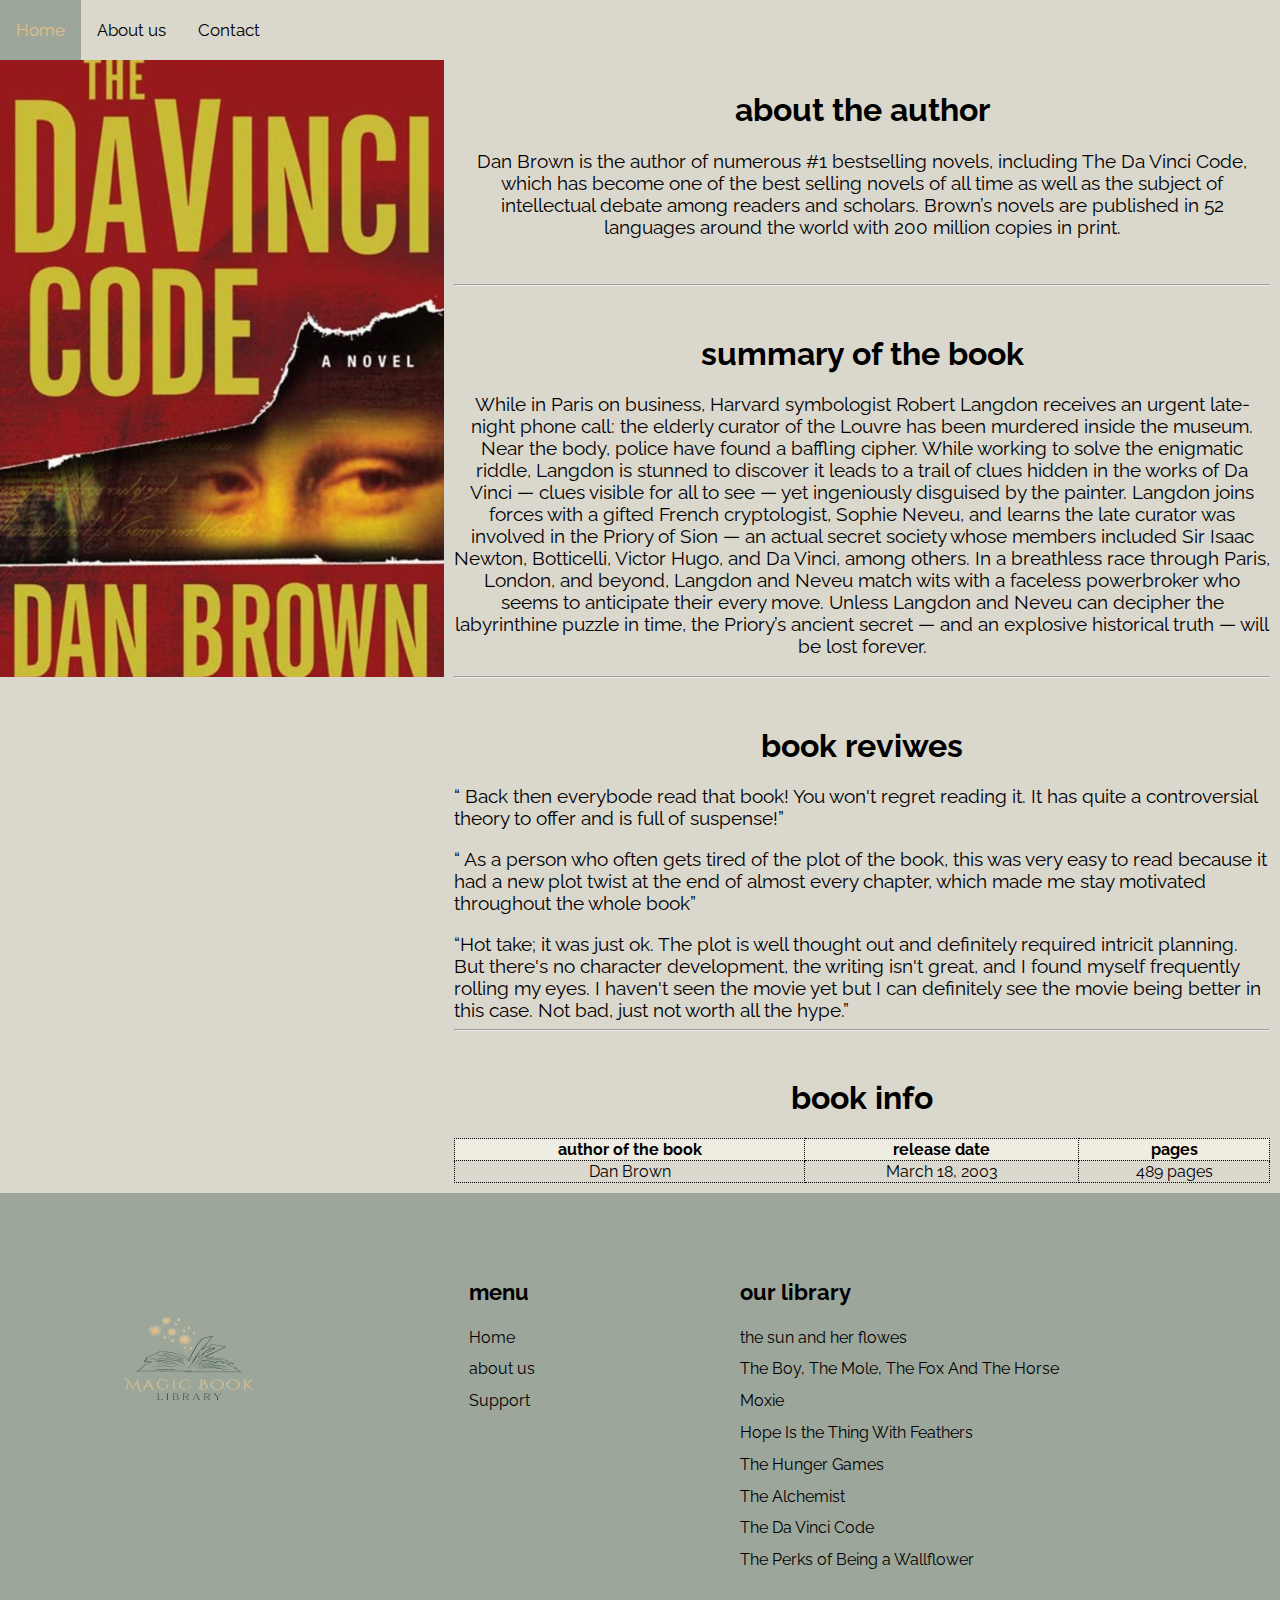
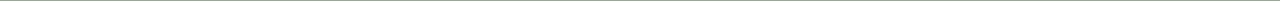
<file: The Da Vinci Code.html>
<!DOCTYPE html>
<html lang="en">
<head>
  <meta name="viewport" content="width=device-width, initial-scale=1.0">
  <link rel="stylesheet" href="style.css">
  <link rel="stylesheet" href="https://cdnjs.cloudflare.com/ajax/libs/font-awesome/4.7.0/css/font-awesome.min.css">
  
    <title>The Da Vinci Code</title>
    
</head>
<body>
    <!--navbar-->
    <div class="topnav" id="myTopnav">
    
      <a href="index.html" >Home</a>
      <a href="about us.html">About us</a>
      <a href="contact us.html">Contact</a>
      <a href="javascript:void(0);" class="icon" onclick="myFunction()">
        <i class="fa fa-bars"></i>
      </a>
    </div>
      <section>
        <aside>
          <img src="2.png" style="width:100%;">
      </aside>
        <article>
          
      <!--about the autor-->
      <h1>about the author</h1>
      <p style="font-size: larger;">Dan Brown is the author of numerous #1 bestselling novels, including The Da Vinci Code, which has become one of the best selling novels of all time as well as the subject of intellectual debate among readers and scholars. Brown’s novels are published in 52 languages around the world with 200 million copies in print.</p>
      <br>
      <hr>
      <br><!--book summary-->
      <h1>summary of the book </h1>
      <p style="font-size: larger;" >
        While in Paris on business, Harvard symbologist Robert Langdon receives an urgent late-night phone call: the elderly curator of the Louvre has been murdered inside the museum. Near the body, police have found a baffling cipher. While working to solve the enigmatic riddle, Langdon is stunned to discover it leads to a trail of clues hidden in the works of Da Vinci — clues visible for all to see — yet ingeniously disguised by the painter.
        
        Langdon joins forces with a gifted French cryptologist, Sophie Neveu, and learns the late curator was involved in the Priory of Sion — an actual secret society whose members included Sir Isaac Newton, Botticelli, Victor Hugo, and Da Vinci, among others.
        
        In a breathless race through Paris, London, and beyond, Langdon and Neveu match wits with a faceless powerbroker who seems to anticipate their every move. Unless Langdon and Neveu can decipher the labyrinthine puzzle in time, the Priory’s ancient secret — and an explosive historical truth — will be lost forever.</p>
        <hr>
        <br>
      
      
      <!--book reviwes-->


      <!--book reviwes-->
      <h1>book reviwes </h1>
      <q style="font-size: larger;"> Back then everybode read that book! You won't regret reading it. It has quite a controversial theory to offer and is full of suspense!</q>
      <br>
      <Br>
      <q style="font-size: larger;"> As a person who often gets tired of the plot of the book, this was very easy to read because it had a new plot twist at the end of almost every chapter, which made me stay motivated throughout the whole book</q>
      <br>
      <Br>
      <q style="font-size: larger;">Hot take; it was just ok. The plot is well thought out and definitely required intricit planning. But there's no character development, the writing isn't great, and I found myself frequently rolling my eyes. I haven't seen the movie yet but I can definitely see the movie being better in this case.
        Not bad, just not worth all the hype.</q>
      <hr>
      <br>   

      <!--table -->
      <h1 >book info</h1>

      <table style="width:100%">
        <tr>
          <th>author of the book</th>
          <th>release date </th> 
          <th>pages</th>
        </tr>
        <tr>
          <td>Dan Brown</td>
          <td>March 18, 2003</td>
          <td>489 pages</td>
          </tr>
      </table>
        </article>
      </section>


      <!--footer-->
      <footer>
        <div class="row primary">
        </div>
        
        <div class="row copyright">
         <div class="row primary">
          <div class="column about">
            <img src="Library__1_-removebg-preview.png" height="200" width="250">
          </div>
        
          <div class="column link">
            <h3>menu</h3>
            <ul>
              <li><a href="index.html">Home</a></li>
              <li><a href="about us.html">about us</a></li>
              <li><a href="contact us.html">Support</a></li>
            </ul>
            </div>
            <div class="column link">
              <h3>our library</h3>
            <ul>
              <li><a style="text-decoration: none;" href="the sun and her flowers .html">the sun and her flowes</a></li>
              <li><a style="text-decoration: none;" href="The Boy, The Mole, The Fox And The Horse.html">The Boy, The Mole, The Fox And The Horse</a></li>
              <li><a style="text-decoration: none;" href="Moxie.html">Moxie</a></li>
              <li><a style="text-decoration: none;" href="Hope Is the Thing With Feathers.html">Hope Is the Thing With Feathers</a></li>
              <li><a style="text-decoration: none;" href="The Hunger Games.html">The Hunger Games</a></li>
              <li><a style="text-decoration: none;" href="The Alchemist.html">The Alchemist</a></li>
              <li><a style="text-decoration: none;" href="The Da Vinci Code.html">The Da Vinci Code</a></li>
              <li><a style="text-decoration: none;" href="The Perks of Being a Wallflower.html">The Perks of Being a Wallflower</a></li>
            </ul>
          </div>

      </footer>
      <script>
        function myFunction() {
          var x = document.getElementById("myTopnav");
          if (x.className === "topnav") {
            x.className += " responsive";
          } else {
            x.className = "topnav";
          }
        }
        </script> 
</body>
</html>
</file>
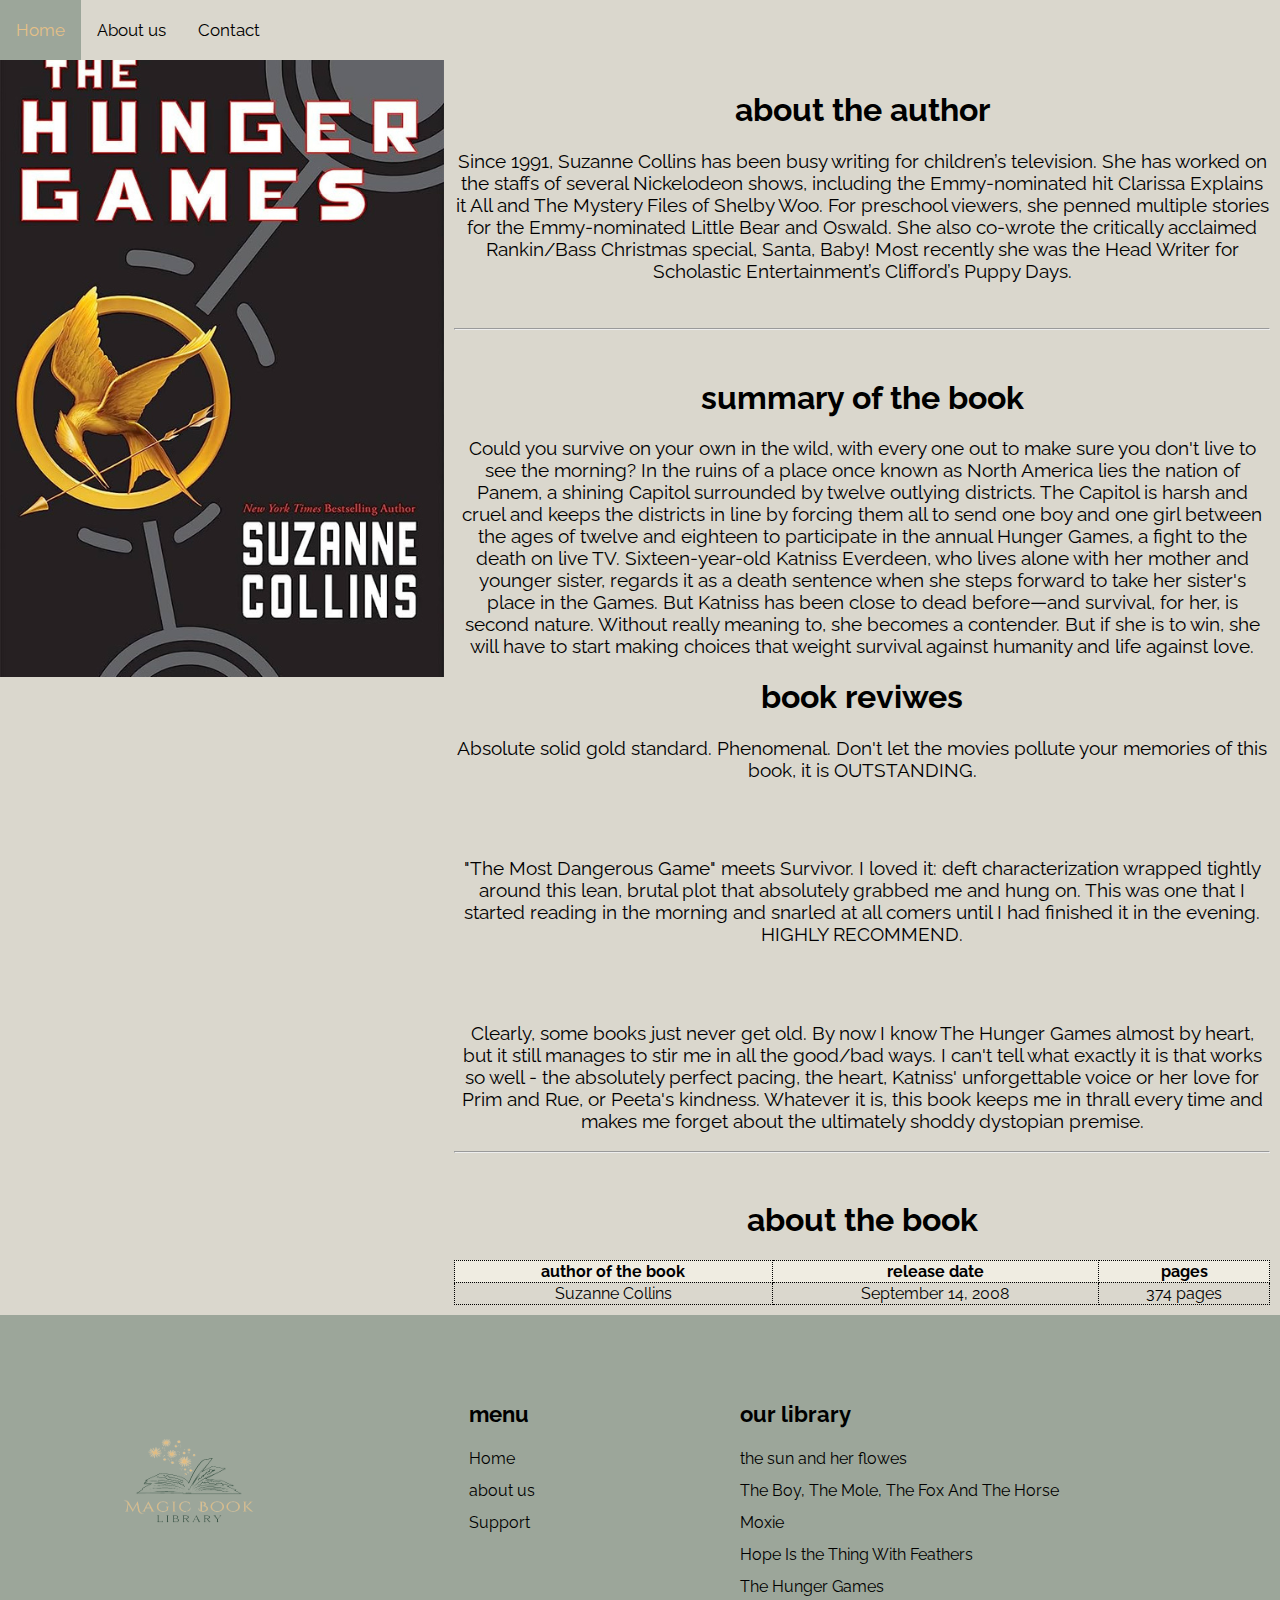
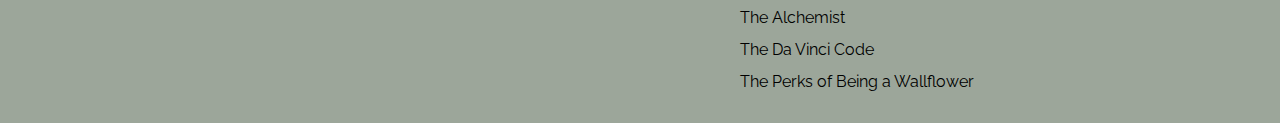
<file: The Hunger Games.html>
<!DOCTYPE html>
<html lang="en">
<head>
  <meta name="viewport" content="width=device-width, initial-scale=1.0">
  <link rel="stylesheet" href="style.css">
  <link rel="stylesheet" href="https://cdnjs.cloudflare.com/ajax/libs/font-awesome/4.7.0/css/font-awesome.min.css">
  
    <title>The Hunger Games</title>
    
</head>
<body>
    <!--navbar-->
    <div class="topnav" id="myTopnav">
      <a href="index.html" >Home</a>
      <a href="about us.html">About us</a>
      <a href="contact us.html">Contact</a>
      <a href="javascript:void(0);" class="icon" onclick="myFunction()">
        <i class="fa fa-bars"></i>
      </a>
    </div>
      <section>
        <aside>
            <img src="4.png" style="width:100%;">
        </aside>
        <article>
      <!--about the autor-->
      <h1>about the author</h1>
      <p style="font-size: larger; ">Since 1991, Suzanne Collins has been busy writing for children’s television. She has worked on the staffs of several Nickelodeon shows, including the Emmy-nominated hit Clarissa Explains it All and The Mystery Files of Shelby Woo. For preschool viewers, she penned multiple stories for the Emmy-nominated Little Bear and Oswald. She also co-wrote the critically acclaimed Rankin/Bass Christmas special, Santa, Baby! Most recently she was the Head Writer for Scholastic Entertainment’s Clifford’s Puppy Days.
      </p>
      <br>
      <hr>
      <br><!--book summary-->
      <h1>summary of the book </h1>
      <p style="font-size: larger;" >Could you survive on your own in the wild, with every one out to make sure you don't live to see the morning?
      
        In the ruins of a place once known as North America lies the nation of Panem, a shining Capitol surrounded by twelve outlying districts. The Capitol is harsh and cruel and keeps the districts in line by forcing them all to send one boy and one girl between the ages of twelve and eighteen to participate in the annual Hunger Games, a fight to the death on live TV.
        
        Sixteen-year-old Katniss Everdeen, who lives alone with her mother and younger sister, regards it as a death sentence when she steps forward to take her sister's place in the Games. But Katniss has been close to dead before—and survival, for her, is second nature. Without really meaning to, she becomes a contender. But if she is to win, she will have to start making choices that weight survival against humanity and life against love.</p>
    

        <!--book reviwes-->
      <h1>book reviwes </h1>
      <p style="font-size: larger;"> Absolute solid gold standard. Phenomenal. Don't let the movies pollute your memories of this book, it is OUTSTANDING.</p>
      <br>
      <Br>
      <p style="font-size: larger;"> "The Most Dangerous Game" meets Survivor. I loved it: deft characterization wrapped tightly around this lean, brutal plot that absolutely grabbed me and hung on. This was one that I started reading in the morning and snarled at all comers until I had finished it in the evening. HIGHLY RECOMMEND.</p>
      <br>
      <Br>
      <p style="font-size: larger;">Clearly, some books just never get old. By now I know The Hunger Games almost by heart, but it still manages to stir me in all the good/bad ways. I can't tell what exactly it is that works so well - the absolutely perfect pacing, the heart, Katniss' unforgettable voice or her love for Prim and Rue, or Peeta's kindness. Whatever it is, this book keeps me in thrall every time and makes me forget about the ultimately shoddy dystopian premise.</p>
      <hr>
      <br>  
      <!--table -->
      <h1 >about the book</h1>

      <table style="width:100%">
        <tr>
          <th>author of the book</th>
          <th>release date </th> 
          <th>pages</th>
        </tr>
        <tr>
          <td>Suzanne Collins</td>
          <td>September 14, 2008</td>
          <td>374 pages</td>
          </tr>
        </table>
        </article>
      

      </section>


      <!--footer-->
      <footer>
        <div class="row primary">
        </div>
        
        <div class="row copyright">
         <div class="row primary">
          <div class="column about">
            <img src="Library__1_-removebg-preview.png" height="200" width="250">
          </div>
        
          <div class="column link">
            <h3>menu</h3>
            <ul>
              <li><a href="index.html">Home</a></li>
              <li><a href="about us.html">about us</a></li>
              <li><a href="contact us.html">Support</a></li>
            </ul>
            </div>
            <div class="column link">
              <h3>our library</h3>
            <ul>
              <li><a style="text-decoration: none;" href="the sun and her flowers .html">the sun and her flowes</a></li>
              <li><a style="text-decoration: none;" href="The Boy, The Mole, The Fox And The Horse.html">The Boy, The Mole, The Fox And The Horse</a></li>
              <li><a style="text-decoration: none;" href="Moxie.html">Moxie</a></li>
              <li><a style="text-decoration: none;" href="Hope Is the Thing With Feathers.html">Hope Is the Thing With Feathers</a></li>
              <li><a style="text-decoration: none;" href="The Hunger Games.html">The Hunger Games</a></li>
              <li><a style="text-decoration: none;" href="The Alchemist.html">The Alchemist</a></li>
              <li><a style="text-decoration: none;" href="The Da Vinci Code.html">The Da Vinci Code</a></li>
              <li><a style="text-decoration: none;" href="The Perks of Being a Wallflower.html">The Perks of Being a Wallflower</a></li>
            </ul>
          </div>

      </footer>
      <script>
        function myFunction() {
          var x = document.getElementById("myTopnav");
          if (x.className === "topnav") {
            x.className += " responsive";
          } else {
            x.className = "topnav";
          }
        }
        </script>
</body>
</html>
</file>
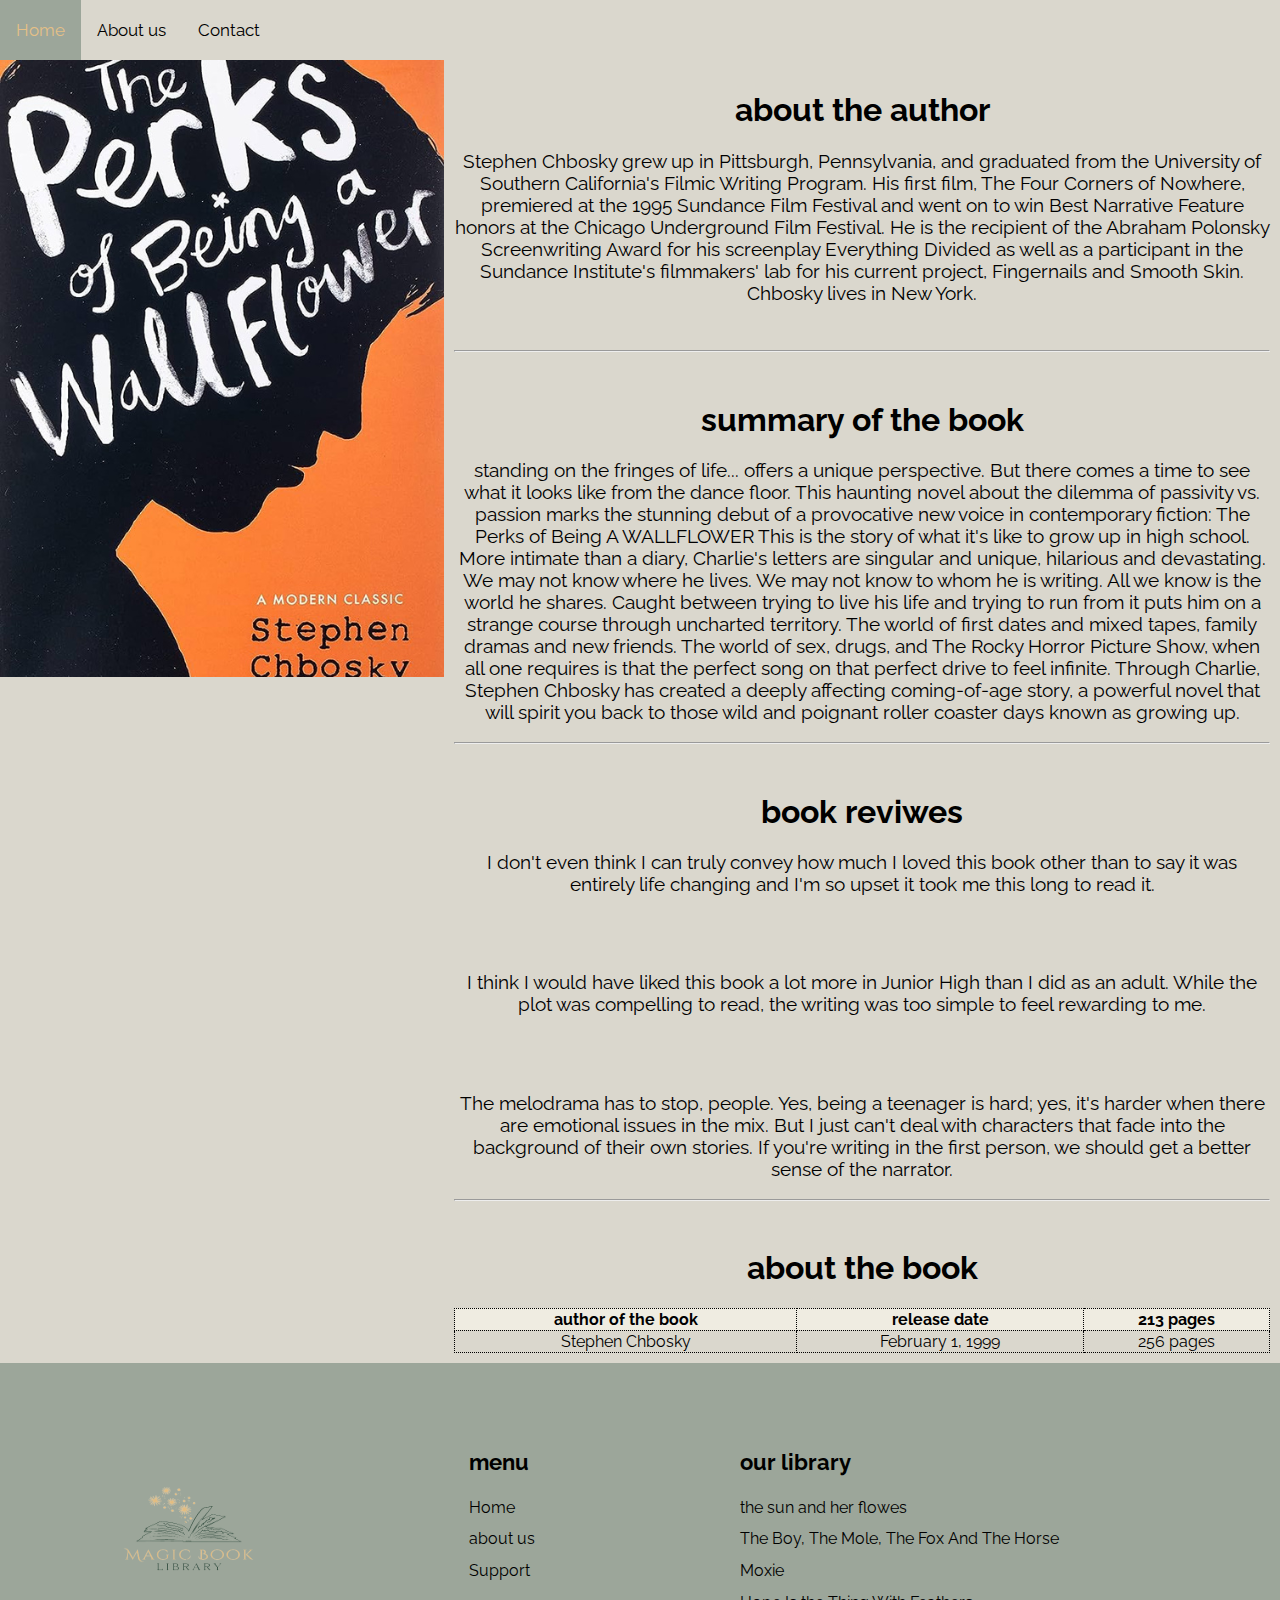
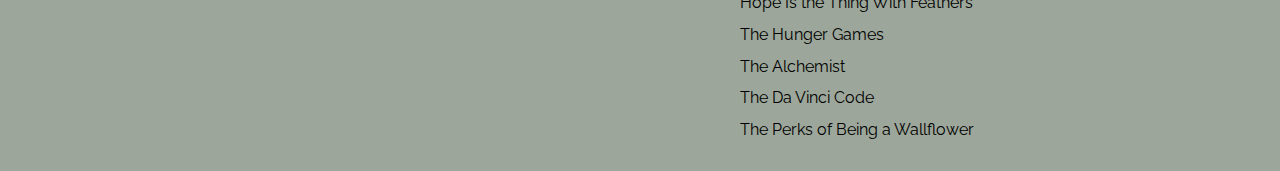
<file: The Perks of Being a Wallflower.html>
<!DOCTYPE html>
<html lang="en">
<head>
  <meta name="viewport" content="width=device-width, initial-scale=1.0">
  <link rel="stylesheet" href="style.css">
  <link rel="stylesheet" href="https://cdnjs.cloudflare.com/ajax/libs/font-awesome/4.7.0/css/font-awesome.min.css">
  
    <title>The Perks of Being a Wallflower</title>
    
</head>
<body>
    <!--navbar-->
    <div class="topnav" id="myTopnav">
      <a href="index.html" >Home</a>
      <a href="about us.html">About us</a>
      <a href="contact us.html">Contact</a>
      <a href="javascript:void(0);" class="icon" onclick="myFunction()">
        <i class="fa fa-bars"></i>
      </a>
    </div>
      <section>
        <aside>
            <img src="1.png" style="width:100%;">
        </aside>
        <article>
      <!--about the autor-->
      <h1>about the author</h1>
      <p style="font-size: larger; ">Stephen Chbosky grew up in Pittsburgh, Pennsylvania, and graduated from the University of Southern California's Filmic Writing Program. His first film, The Four Corners of Nowhere, premiered at the 1995 Sundance Film Festival and went on to win Best Narrative Feature honors at the Chicago Underground Film Festival.
      
        He is the recipient of the Abraham Polonsky Screenwriting Award for his screenplay Everything Divided as well as a participant in the Sundance Institute's filmmakers' lab for his current project, Fingernails and Smooth Skin. Chbosky lives in New York.</p>
        <br>
        <hr>
        <br>  <!--book summary-->
      <h1>summary of the book </h1>
      <p style="font-size: larger; " >standing on the fringes of life...
        offers a unique perspective. But there comes a time to see
        what it looks like from the dance floor.
        
        This haunting novel about the dilemma of passivity vs. passion marks the stunning debut of a provocative new voice in contemporary fiction: The Perks of Being A WALLFLOWER
        
        This is the story of what it's like to grow up in high school. More intimate than a diary, Charlie's letters are singular and unique, hilarious and devastating. We may not know where he lives. We may not know to whom he is writing. All we know is the world he shares. Caught between trying to live his life and trying to run from it puts him on a strange course through uncharted territory. The world of first dates and mixed tapes, family dramas and new friends. The world of sex, drugs, and The Rocky Horror Picture Show, when all one requires is that the perfect song on that perfect drive to feel infinite.
        
        Through Charlie, Stephen Chbosky has created a deeply affecting coming-of-age story, a powerful novel that will spirit you back to those wild and poignant roller coaster days known as growing up.
        </p>
        <hr>
        <br>

      <!--book reviwes-->
      <h1>book reviwes </h1>
      <p style="font-size: larger;"> I don't even think I can truly convey how much I loved this book other than to say it was entirely life changing and I'm so upset it took me this long to read it.</p>
      <br>
      <Br>
      <p style="font-size: larger;"> I think I would have liked this book a lot more in Junior High than I did as an adult. While the plot was compelling to read, the writing was too simple to feel rewarding to me.</p>
      <br>
      <Br>
      <p style="font-size: larger;">The melodrama has to stop, people. Yes, being a teenager is hard; yes, it's harder when there are emotional issues in the mix. But I just can't deal with characters that fade into the background of their own stories. If you're writing in the first person, we should get a better sense of the narrator.</p>
      <hr>
      <br>  
            <!--table -->
      <h1 >about the book</h1>
      <table style="width:100%">
        <tr>
          <th>author of the book</th>
          <th>release date </th> 
          <th>213 pages</th>
        </tr>
        <tr>
          <td>Stephen Chbosky</td>
          <td>February 1, 1999</td>
          <td>256 pages</td>
          </tr>
      </table>
      
        </article>
      </section>


      <!--footer-->
      <footer>
        <div class="row primary">
        </div>
        
        <div class="row copyright">
         <div class="row primary">
          <div class="column about">
            <img src="Library__1_-removebg-preview.png" height="200" width="250">
          </div>
        
          <div class="column link">
            <h3>menu</h3>
            <ul>
              <li><a href="index.html">Home</a></li>
              <li><a href="about us.html">about us</a></li>
              <li><a href="contact us.html">Support</a></li>
            </ul>
            </div>
            <div class="column link">
              <h3>our library</h3>
            <ul>
              <li><a style="text-decoration: none;" href="the sun and her flowers .html">the sun and her flowes</a></li>
              <li><a style="text-decoration: none;" href="The Boy, The Mole, The Fox And The Horse.html">The Boy, The Mole, The Fox And The Horse</a></li>
              <li><a style="text-decoration: none;" href="Moxie.html">Moxie</a></li>
              <li><a style="text-decoration: none;" href="Hope Is the Thing With Feathers.html">Hope Is the Thing With Feathers</a></li>
              <li><a style="text-decoration: none;" href="The Hunger Games.html">The Hunger Games</a></li>
              <li><a style="text-decoration: none;" href="The Alchemist.html">The Alchemist</a></li>
              <li><a style="text-decoration: none;" href="The Da Vinci Code.html">The Da Vinci Code</a></li>
              <li><a style="text-decoration: none;" href="The Perks of Being a Wallflower.html">The Perks of Being a Wallflower</a></li>
            </ul>
          </div>

      </footer>
      <script>
        function myFunction() {
          var x = document.getElementById("myTopnav");
          if (x.className === "topnav") {
            x.className += " responsive";
          } else {
            x.className = "topnav";
          }
        }
        </script>
</body>
</html>
</file>
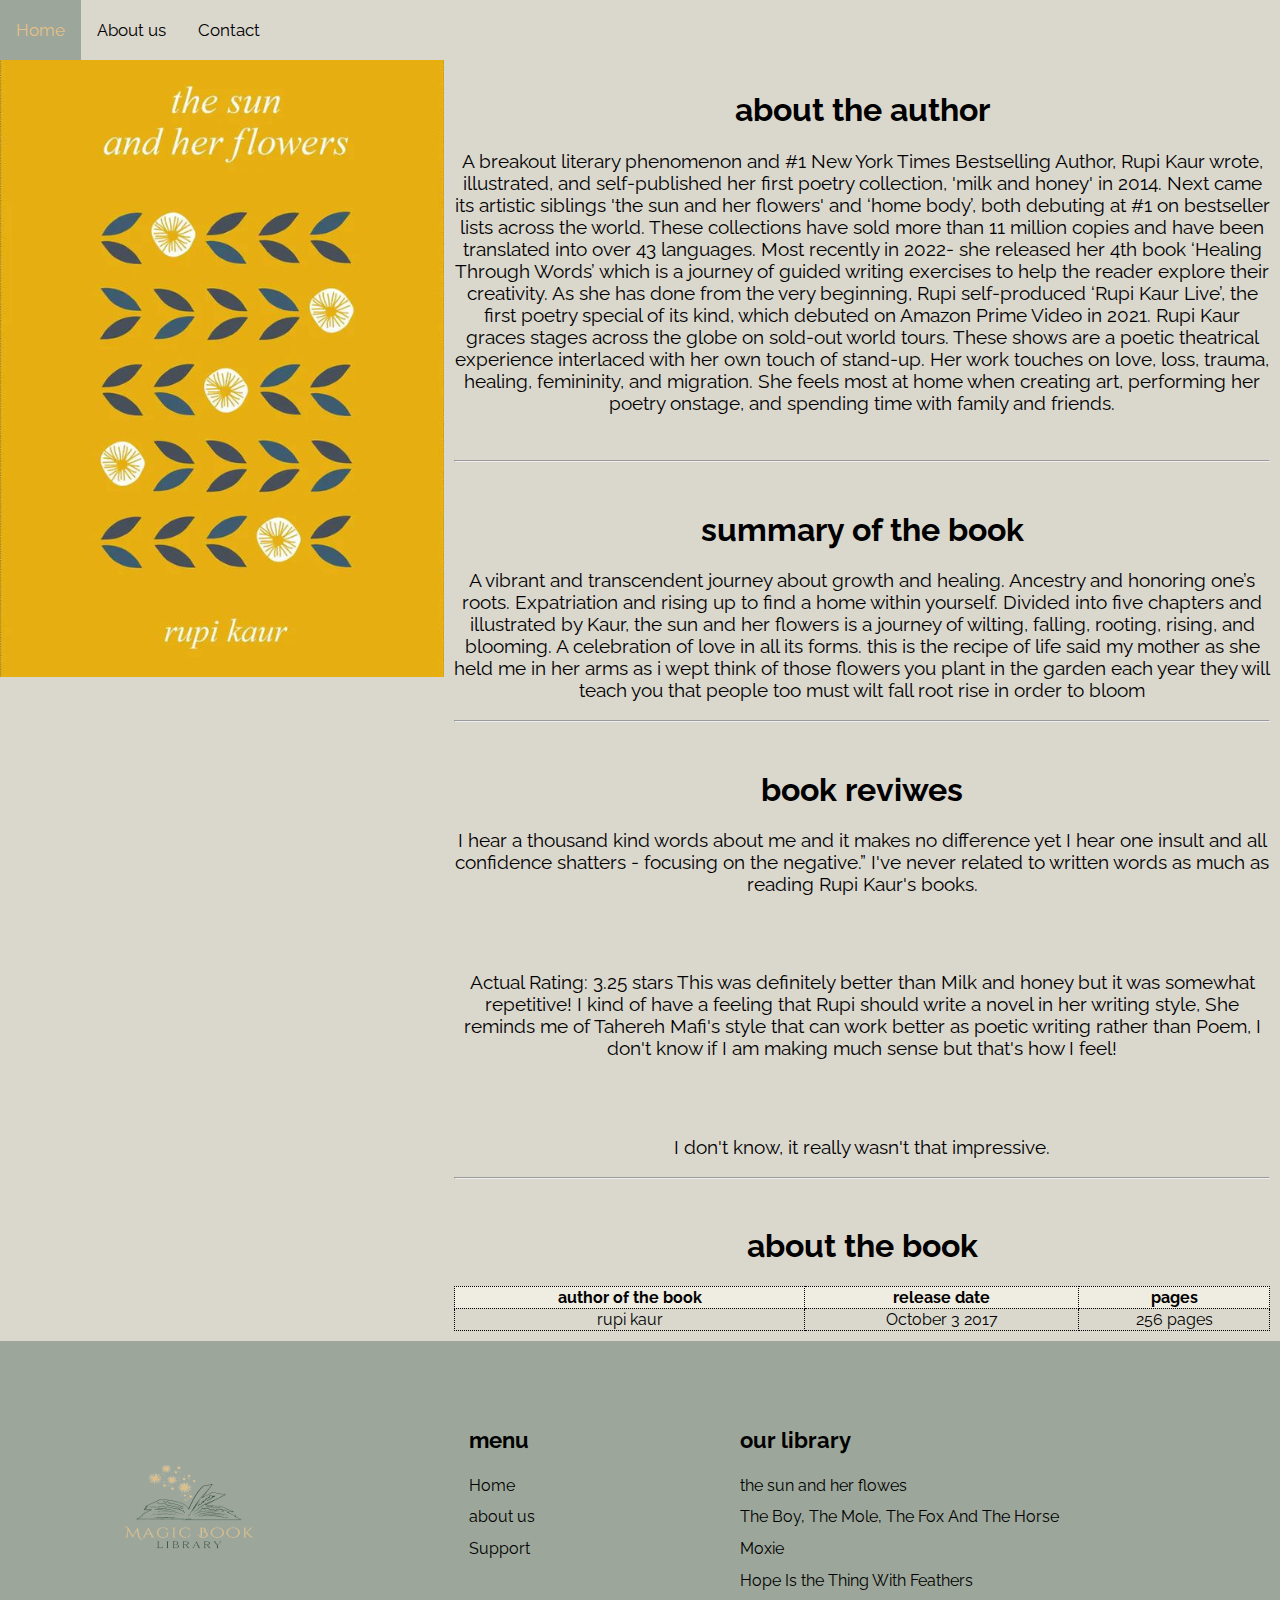
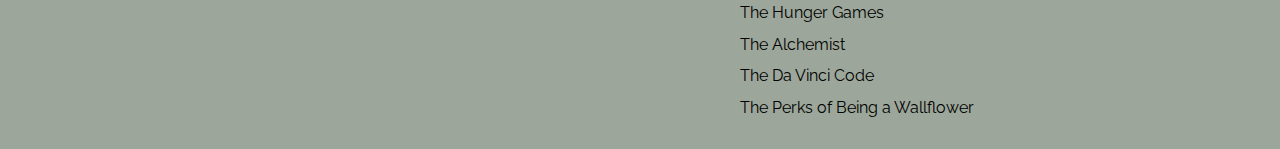
<file: the sun and her flowers .html>
<!DOCTYPE html>
<html lang="en">
<head>
  <meta name="viewport" content="width=device-width, initial-scale=1.0">
  <link rel="stylesheet" href="style.css">
  <link rel="stylesheet" href="https://cdnjs.cloudflare.com/ajax/libs/font-awesome/4.7.0/css/font-awesome.min.css">
  
    <title>the sun and her flowers</title>
    
</head>
<body>
    <!--navbar-->
    <div class="topnav" id="myTopnav">
      <a href="index.html" >Home</a>
      <a href="about us.html">About us</a>
      <a href="contact us.html">Contact</a>
      <a href="javascript:void(0);" class="icon" onclick="myFunction()">
        <i class="fa fa-bars"></i>
      </a>
    </div>
      <section>
        <header>
            <img src="5.png" style="width:100%;">
        </header>
        <article>
      <!--about the autor-->
      <h1>about the author</h1>
      <p style="font-size: larger; ">A breakout literary phenomenon and #1 New York Times Bestselling Author, Rupi Kaur wrote, illustrated, and self-published her first poetry collection, 'milk and honey' in 2014. Next came its artistic siblings 'the sun and her flowers' and ‘home body’, both debuting at #1 on bestseller lists across the world. These collections have sold more than 11 million copies and have been translated into over 43 languages. Most recently in 2022- she released her 4th book ‘Healing Through Words’ which is a journey of guided writing exercises to help the reader explore their creativity.
      
        As she has done from the very beginning, Rupi self-produced ‘Rupi Kaur Live’, the first poetry special of its kind, which debuted on Amazon Prime Video in 2021.
        
        Rupi Kaur graces stages across the globe on sold-out world tours. These shows are a poetic theatrical experience interlaced with her own touch of stand-up. Her work touches on love, loss, trauma, healing, femininity, and migration. She feels most at home when creating art, performing her poetry onstage, and spending time with family and friends.</p>
        <br>
        <hr>
        <br>
        <!--book summary-->
      <h1>summary of the book </h1>
      <p style="font-size: larger; " >A vibrant and transcendent journey about growth and healing. Ancestry and honoring one’s roots. Expatriation and rising up to find a home within yourself. Divided into five chapters and illustrated by Kaur, the sun and her flowers is a journey of wilting, falling, rooting, rising, and blooming. A celebration of love in all its forms. this is the recipe of life said my mother as she held me in her arms as i wept think of those flowers you plant in the garden each year they will teach you that people too must wilt fall root rise in order to bloom</p>
      <hr>
      <br>
      <!--book reviwes-->
      <h1>book reviwes </h1>
      <p style="font-size: larger;"> I hear a thousand kind words about me and it makes no difference yet I hear one insult and all confidence shatters - focusing on the negative.”
        I've never related to written words as much as reading Rupi Kaur's books.</p>
      <br>
      <Br>
      <p style="font-size: larger;"> Actual Rating: 3.25 stars
        This was definitely better than Milk and honey but it was somewhat repetitive!
        I kind of have a feeling that Rupi should write a novel in her writing style, She reminds me of Tahereh Mafi's style that can work better as poetic writing rather than Poem, I don't know if I am making much sense but that's how I feel!</p>
      <br>
      <Br>
      <p style="font-size: larger;">I don't know, it really wasn't that impressive.</q>
      <hr>
      <br>  
       <!--table -->
       <h1 >about the book</h1>

       <table style="width:100%">
         <tr>
           <th>author of the book</th>
           <th>release date </th> 
           <th>pages</th>
         </tr>
         <tr>
           <td>rupi kaur</td>
           <td>October 3 2017</td>
           <td>256 pages</td>
           </tr>
       </table>
       
      </article>
      </section>


      <!--footer-->
      <footer>
        <div class="row primary">
        </div>
        
        <div class="row copyright">
         <div class="row primary">
          <div class="column about">
            <img src="Library__1_-removebg-preview.png" height="200" width="250">
          </div>
        
          <div class="column link">
            <h3>menu</h3>
            <ul>
              <li><a href="index.html">Home</a></li>
              <li><a href="about us.html">about us</a></li>
              <li><a href="contact us.html">Support</a></li>
            </ul>
            </div>
            <div class="column link">
              <h3>our library</h3>
            <ul>
              <li><a style="text-decoration: none;" href="the sun and her flowers .html">the sun and her flowes</a></li>
              <li><a style="text-decoration: none;" href="The Boy, The Mole, The Fox And The Horse.html">The Boy, The Mole, The Fox And The Horse</a></li>
              <li><a style="text-decoration: none;" href="Moxie.html">Moxie</a></li>
              <li><a style="text-decoration: none;" href="Hope Is the Thing With Feathers.html">Hope Is the Thing With Feathers</a></li>
              <li><a style="text-decoration: none;" href="The Hunger Games.html">The Hunger Games</a></li>
              <li><a style="text-decoration: none;" href="The Alchemist.html">The Alchemist</a></li>
              <li><a style="text-decoration: none;" href="The Da Vinci Code.html">The Da Vinci Code</a></li>
              <li><a style="text-decoration: none;" href="The Perks of Being a Wallflower.html">The Perks of Being a Wallflower</a></li>
            </ul>
            </div>

      </footer>

      <script>
        function myFunction() {
          var x = document.getElementById("myTopnav");
          if (x.className === "topnav") {
            x.className += " responsive";
          } else {
            x.className = "topnav";
          }
        }
        </script>
    
</body>
</html>
</file>
<file: style.css>
@import url('https://fonts.googleapis.com/css2?family=Raleway:wght@100;200;300;400;500;600;700;800&display=swap');
*{
  box-sizing: border-box;
}
/* مضاف جديد */
body{
  margin: 0;
  font-family: 'Raleway', sans-serif;
  background-color: #DAD7CD;
  
}


h1{
    text-align: center;
}
p {
  text-align: center;
}


/* Container for flexboxes */
section {
  display: flex;
}

/* Style the content */
article {
  -webkit-flex: 3;
  -ms-flex: 3;
  flex: 3;
  padding: 10px;
}

/* Responsive layout - makes the menu and the content (inside the section) sit on top of each other instead of next to each other */
@media (max-width: 600px) {
  section {
    -webkit-flex-direction: column;
    flex-direction: column;
  }
 
}

  /*navbar*/

  .topnav {
    overflow: hidden;
    background-color: #DAD7CD;
  }
  
  .topnav a {
    float: left;
    display: block;
    color: black;
    text-align: center;
    padding: 20px 16px;
    text-decoration: none;
    font-size: 17px;
  }
  
  .topnav a:hover {
    background-color: #9CA69A;
    color: #E5C087;
  }
  
  
  .topnav .icon {
    display: none;
    
  }
  
  
  @media screen and (max-width: 600px) {
    .topnav a {display: none;}
    .topnav a.icon {
      float: right;
      display: block;
  
    }
  }
  
  @media screen and (max-width: 600px) {
    .topnav.responsive {position: relative;}
    .topnav.responsive .icon {
      position: absolute;
      right: 0;
      top: 0;
    }
    .topnav.responsive a {
      float: none;
      display: block;
      text-align: left;
    }
  }

  /*table*/

  table, th, td {
    border:1px solid black;
    border-collapse: collapse;
    border-style: dotted;
    text-align: center;
  }
  th{
    background-color:#EFECE1;
  }




  /*footer*/
  
  footer {
    background-color: #9CA69A;
    color: white;
    bottom: 0;
    width: 100vw;
    font-size: 16px;
  }
  footer * {
    box-sizing: border-box;
    border: none;
    outline: none;
  }
  .row {
    padding: 1em 1em;
  }
  .row.primary {
    display: grid;
    grid-template-columns: 3fr 2fr 4fr;
    align-items: stretch;
  }
  .column {
    width: 100%;
    display: flex;
    flex-direction: column;
    padding: 0 2em;
    min-height: 15em;
  }
  h3 {
    width: 100%;
    text-align: left;
    color: black;
    font-size: 1.4em;
    white-space: nowrap;
  }
  ul {
    list-style: none;
    display: flex;
    flex-direction: column;
    padding: 0;
    margin: 0;
  }
  li:not(:first-child) {
    margin-top: 0.8em;
  }
  ul li a {
    color: black;
    text-decoration: none;
  }
  ul li a:hover {
    color: #E5C087;
  }
  
  
  .footer-menu{
    float: left;
      margin-top: 10px;
  }
  .footer-menu a{
    color: #cfd2d6;
    padding: 6px;
    text-decoration: none;
  }
  @media screen and (max-width: 850px) {
    .row.primary {
      grid-template-columns: 1fr;
    }
  }
</file>
